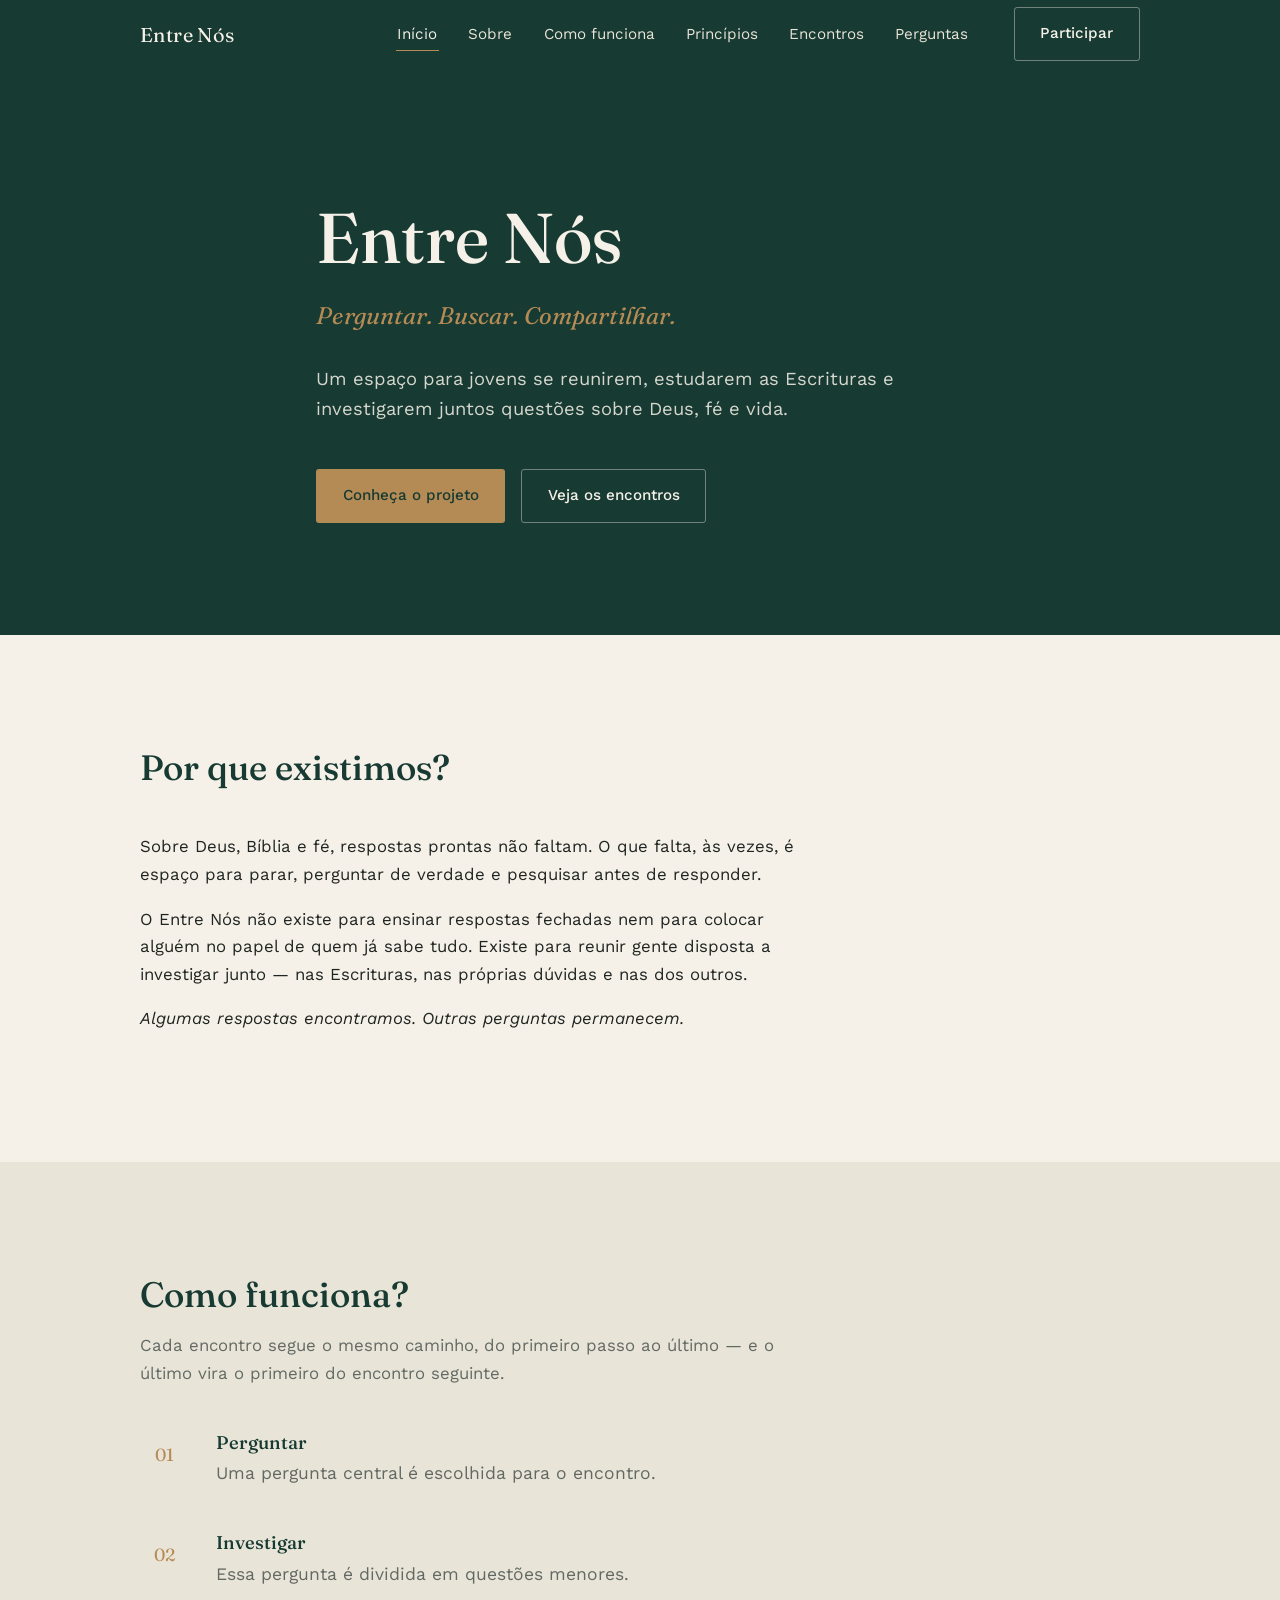
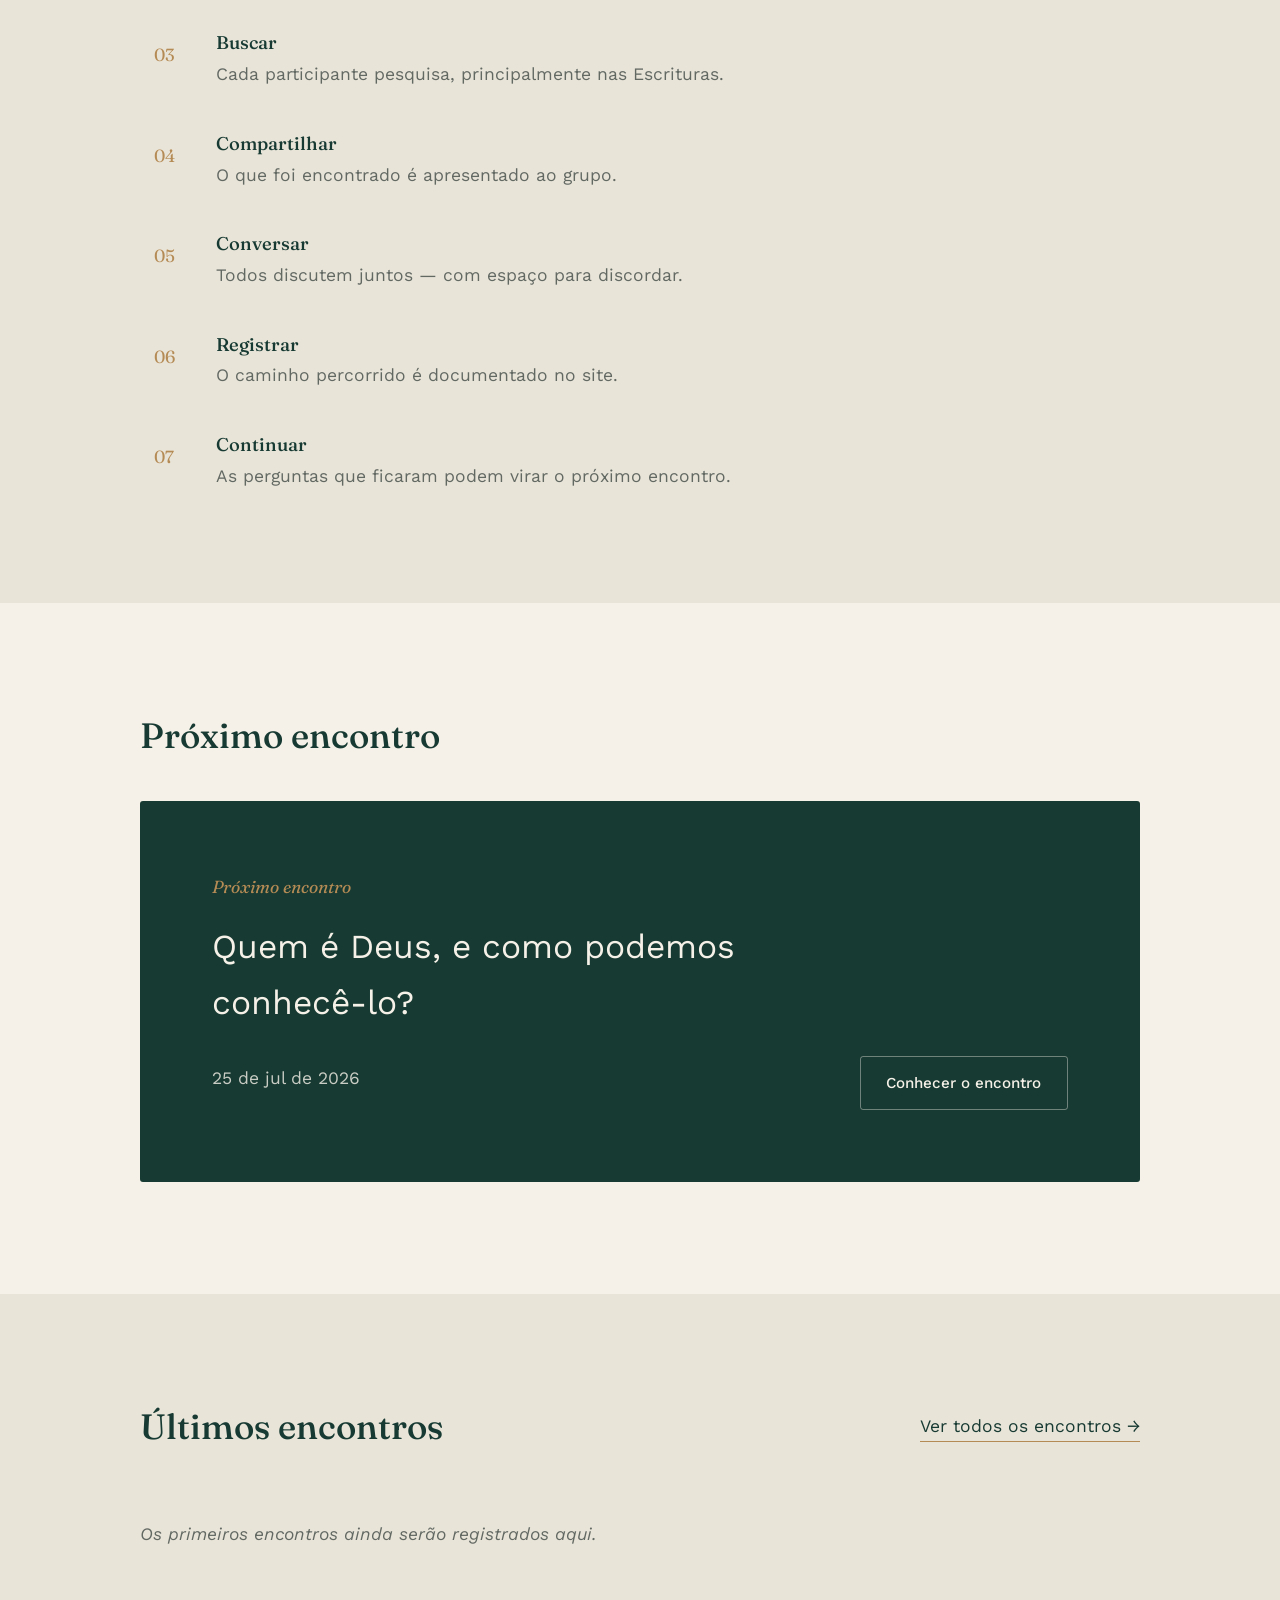
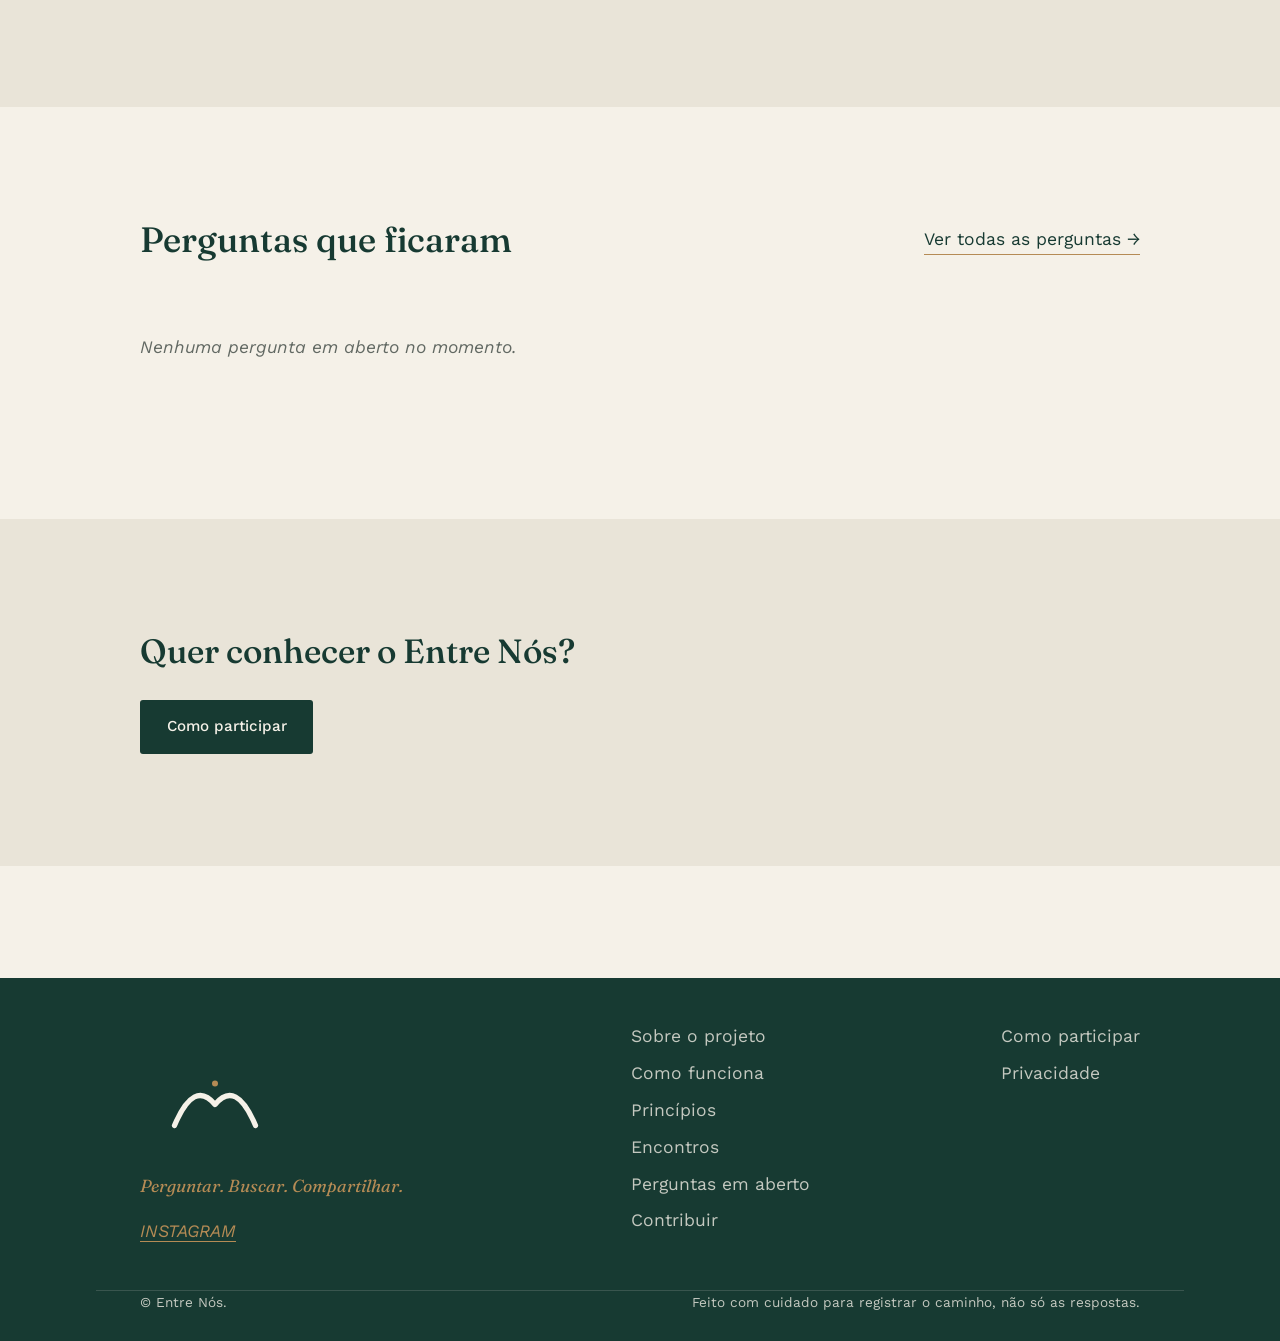
<file: index.html>
<!DOCTYPE html>
<html lang="pt-BR">
<head>
<meta charset="UTF-8">
<meta name="viewport" content="width=device-width, initial-scale=1.0">
<title>Entre Nós — Perguntar. Buscar. Compartilhar.</title>
<meta name="description" content="Um espaço para jovens se reunirem mensalmente, estudarem as Escrituras e investigarem juntos questões sobre Deus, fé e vida.">
<link rel="stylesheet" href="css/style.css">
<link rel="stylesheet" href="css/responsive.css">
<link rel="icon" type="image/x-icon" href="img/favicon-32.png">
</head>
<body data-pagina="inicio">
<a href="#conteudo" class="skip-link">Pular para o conteúdo</a>
<header class="cabecalho" data-parcial="partials/header.html"></header>

<main id="conteudo">

  <section class="hero">
    <div class="container">
      <h1 class="hero__marca">Entre Nós</h1>
      <p class="hero__subtitulo">Perguntar. Buscar. Compartilhar.</p>
      <p class="hero__texto">Um espaço para jovens se reunirem, estudarem as Escrituras e investigarem juntos questões sobre Deus, fé e vida.</p>
      <div class="hero__acoes">
        <a href="sobre.html" class="botao botao--acento">Conheça o projeto</a>
        <a href="encontros.html" class="botao botao--sobre-escuro">Veja os encontros</a>
      </div>
    </div>
  </section>

  <section class="secao">
    <div class="container">
      <div class="secao__cabecalho">
        <h2 class="secao__titulo">Por que existimos?</h2>
      </div>
      <div class="texto-corpo">
        <p>Sobre Deus, Bíblia e fé, respostas prontas não faltam. O que falta, às vezes, é espaço para parar, perguntar de verdade e pesquisar antes de responder.</p>
        <p>O Entre Nós não existe para ensinar respostas fechadas nem para colocar alguém no papel de quem já sabe tudo. Existe para reunir gente disposta a investigar junto — nas Escrituras, nas próprias dúvidas e nas dos outros.</p>
        <p class="marcador">Algumas respostas encontramos. Outras perguntas permanecem.</p>
      </div>
    </div>
  </section>

  <section class="secao secao--areia">
    <div class="container">
      <div class="secao__cabecalho">
        <h2 class="secao__titulo">Como funciona?</h2>
        <p class="secao__introducao">Cada encontro segue o mesmo caminho, do primeiro passo ao último — e o último vira o primeiro do encontro seguinte.</p>
      </div>
      <ol class="sequencia">
        <li class="sequencia__item">
          <span class="sequencia__numero">01</span>
          <div><h3 class="sequencia__titulo">Perguntar</h3><p class="sequencia__texto">Uma pergunta central é escolhida para o encontro.</p></div>
        </li>
        <li class="sequencia__item">
          <span class="sequencia__numero">02</span>
          <div><h3 class="sequencia__titulo">Investigar</h3><p class="sequencia__texto">Essa pergunta é dividida em questões menores.</p></div>
        </li>
        <li class="sequencia__item">
          <span class="sequencia__numero">03</span>
          <div><h3 class="sequencia__titulo">Buscar</h3><p class="sequencia__texto">Cada participante pesquisa, principalmente nas Escrituras.</p></div>
        </li>
        <li class="sequencia__item">
          <span class="sequencia__numero">04</span>
          <div><h3 class="sequencia__titulo">Compartilhar</h3><p class="sequencia__texto">O que foi encontrado é apresentado ao grupo.</p></div>
        </li>
        <li class="sequencia__item">
          <span class="sequencia__numero">05</span>
          <div><h3 class="sequencia__titulo">Conversar</h3><p class="sequencia__texto">Todos discutem juntos — com espaço para discordar.</p></div>
        </li>
        <li class="sequencia__item">
          <span class="sequencia__numero">06</span>
          <div><h3 class="sequencia__titulo">Registrar</h3><p class="sequencia__texto">O caminho percorrido é documentado no site.</p></div>
        </li>
        <li class="sequencia__item">
          <span class="sequencia__numero">07</span>
          <div><h3 class="sequencia__titulo">Continuar</h3><p class="sequencia__texto">As perguntas que ficaram podem virar o próximo encontro.</p></div>
        </li>
      </ol>
    </div>
  </section>

  <section class="secao">
    <div class="container">
      <div class="secao__cabecalho"><h2 class="secao__titulo">Próximo encontro</h2></div>
      <div data-area="proximo-encontro"><p class="carregando">Carregando o próximo encontro…</p></div>
    </div>
  </section>

  <section class="secao secao--areia">
    <div class="container">
      <div class="secao__cabecalho secao__cabecalho--linha">
        <h2 class="secao__titulo">Últimos encontros</h2>
        <a href="encontros.html" class="botao--texto">Ver todos os encontros →</a>
      </div>
      <div data-area="ultimos-encontros"><p class="carregando">Carregando os últimos encontros…</p></div>
    </div>
  </section>

  <section class="secao">
    <div class="container">
      <div class="secao__cabecalho secao__cabecalho--linha">
        <h2 class="secao__titulo">Perguntas que ficaram</h2>
        <a href="perguntas.html" class="botao--texto">Ver todas as perguntas →</a>
      </div>
      <div data-area="perguntas-abertas"><p class="carregando">Carregando as perguntas em aberto…</p></div>
    </div>
  </section>

  <section class="secao secao--areia">
    <div class="container cta-final">
      <h2 class="cta-final__titulo">Quer conhecer o Entre Nós?</h2>
      <a href="participar.html" class="botao botao--primario">Como participar</a>
    </div>
  </section>

</main>

<footer class="rodape" data-parcial="partials/footer.html"></footer>
<script src="js/data.js"></script>
<script src="js/main.js"></script>
<script src="js/encontros.js"></script>
</body>
</html>
</file>
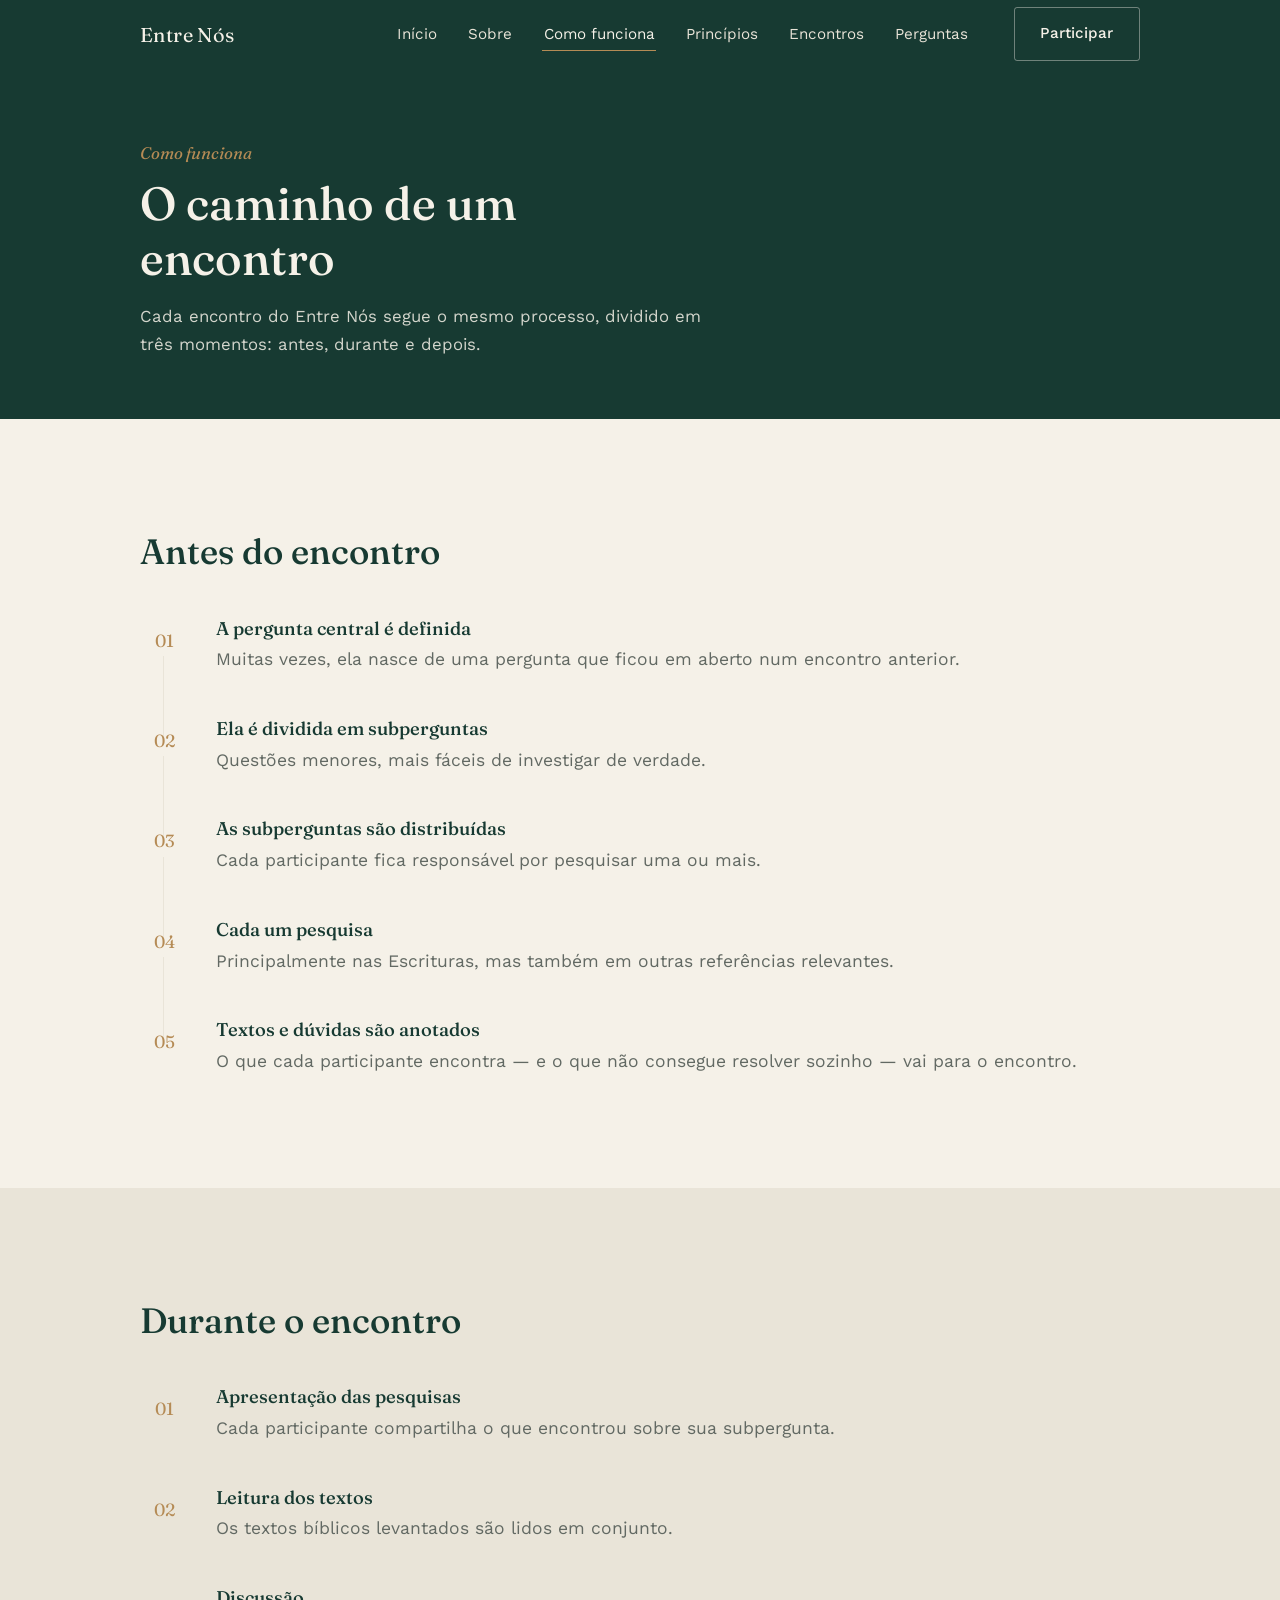
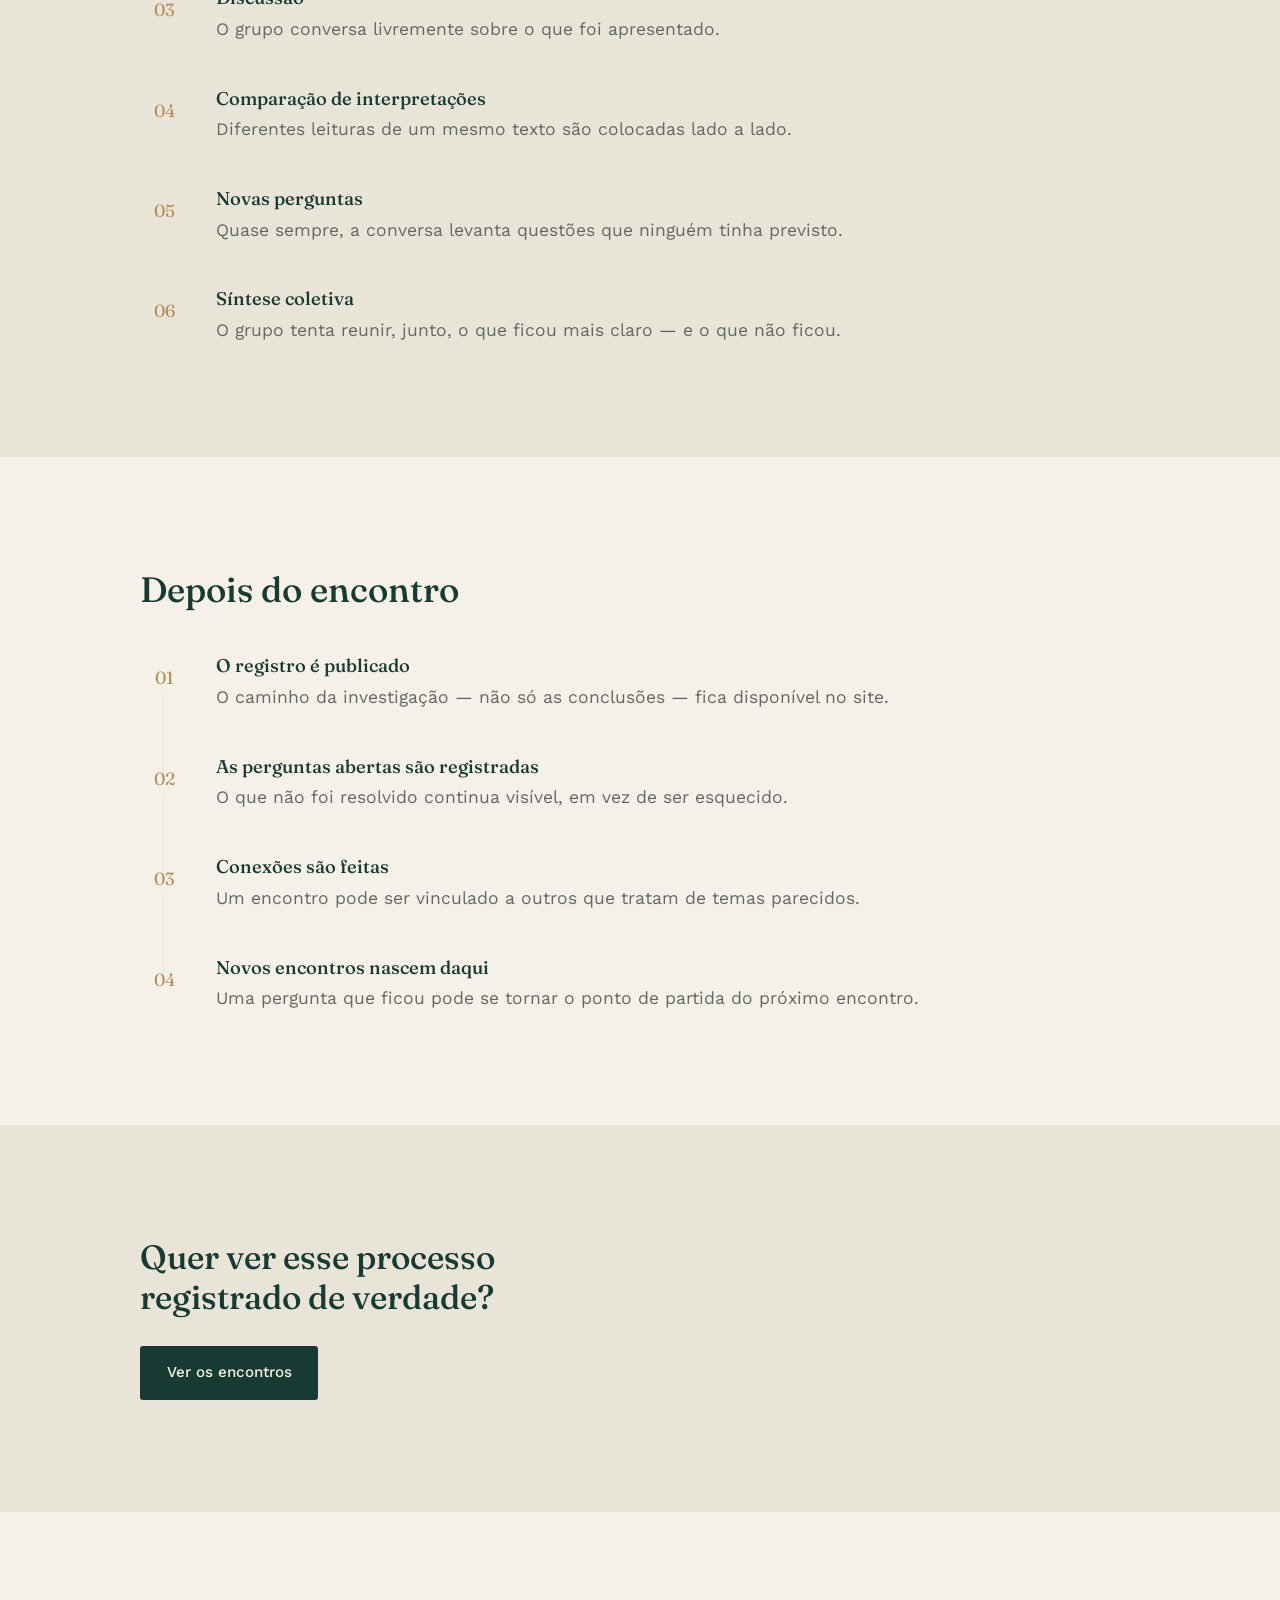
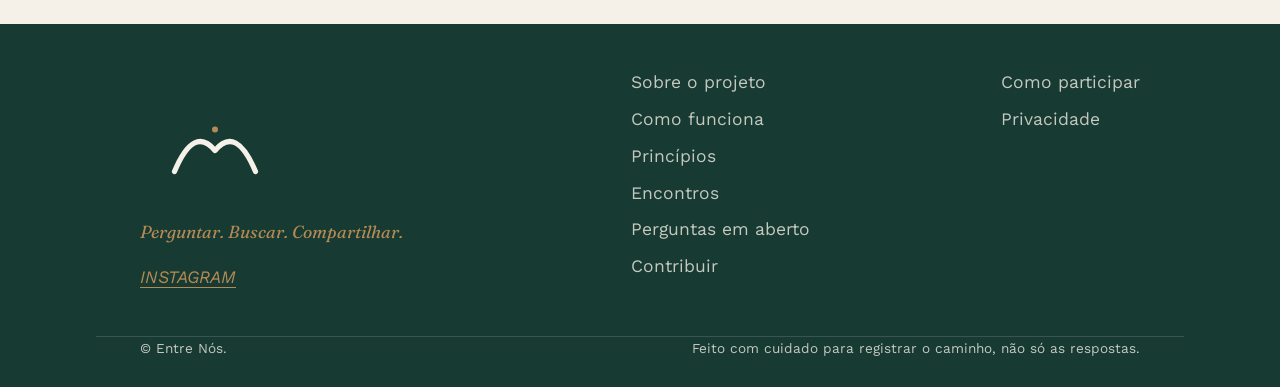
<file: como-funciona.html>
<!DOCTYPE html>
<html lang="pt-BR">
<head>
<meta charset="UTF-8">
<meta name="viewport" content="width=device-width, initial-scale=1.0">
<title>Como funciona — Entre Nós</title>
<meta name="description" content="O passo a passo de um encontro do Entre Nós: antes, durante e depois.">
<link rel="stylesheet" href="css/style.css">
<link rel="stylesheet" href="css/responsive.css">
</head>
<body data-pagina="como-funciona">
<a href="#conteudo" class="skip-link">Pular para o conteúdo</a>
<header class="cabecalho" data-parcial="partials/header.html"></header>

<main id="conteudo">
  <section class="hero-pagina">
    <div class="container">
      <p class="hero-pagina__eyebrow">Como funciona</p>
      <h1>O caminho de um encontro</h1>
      <p class="hero-pagina__texto">Cada encontro do Entre Nós segue o mesmo processo, dividido em três momentos: antes, durante e depois.</p>
    </div>
  </section>

  <section class="secao">
    <div class="container">
      <div class="secao__cabecalho"><h2 class="secao__titulo">Antes do encontro</h2></div>
      <ol class="sequencia">
        <li class="sequencia__item">
          <span class="sequencia__numero">01</span>
          <div><h3 class="sequencia__titulo">A pergunta central é definida</h3><p class="sequencia__texto">Muitas vezes, ela nasce de uma pergunta que ficou em aberto num encontro anterior.</p></div>
        </li>
        <li class="sequencia__item">
          <span class="sequencia__numero">02</span>
          <div><h3 class="sequencia__titulo">Ela é dividida em subperguntas</h3><p class="sequencia__texto">Questões menores, mais fáceis de investigar de verdade.</p></div>
        </li>
        <li class="sequencia__item">
          <span class="sequencia__numero">03</span>
          <div><h3 class="sequencia__titulo">As subperguntas são distribuídas</h3><p class="sequencia__texto">Cada participante fica responsável por pesquisar uma ou mais.</p></div>
        </li>
        <li class="sequencia__item">
          <span class="sequencia__numero">04</span>
          <div><h3 class="sequencia__titulo">Cada um pesquisa</h3><p class="sequencia__texto">Principalmente nas Escrituras, mas também em outras referências relevantes.</p></div>
        </li>
        <li class="sequencia__item">
          <span class="sequencia__numero">05</span>
          <div><h3 class="sequencia__titulo">Textos e dúvidas são anotados</h3><p class="sequencia__texto">O que cada participante encontra — e o que não consegue resolver sozinho — vai para o encontro.</p></div>
        </li>
      </ol>
    </div>
  </section>

  <section class="secao secao--areia">
    <div class="container">
      <div class="secao__cabecalho"><h2 class="secao__titulo">Durante o encontro</h2></div>
      <ol class="sequencia">
        <li class="sequencia__item">
          <span class="sequencia__numero">01</span>
          <div><h3 class="sequencia__titulo">Apresentação das pesquisas</h3><p class="sequencia__texto">Cada participante compartilha o que encontrou sobre sua subpergunta.</p></div>
        </li>
        <li class="sequencia__item">
          <span class="sequencia__numero">02</span>
          <div><h3 class="sequencia__titulo">Leitura dos textos</h3><p class="sequencia__texto">Os textos bíblicos levantados são lidos em conjunto.</p></div>
        </li>
        <li class="sequencia__item">
          <span class="sequencia__numero">03</span>
          <div><h3 class="sequencia__titulo">Discussão</h3><p class="sequencia__texto">O grupo conversa livremente sobre o que foi apresentado.</p></div>
        </li>
        <li class="sequencia__item">
          <span class="sequencia__numero">04</span>
          <div><h3 class="sequencia__titulo">Comparação de interpretações</h3><p class="sequencia__texto">Diferentes leituras de um mesmo texto são colocadas lado a lado.</p></div>
        </li>
        <li class="sequencia__item">
          <span class="sequencia__numero">05</span>
          <div><h3 class="sequencia__titulo">Novas perguntas</h3><p class="sequencia__texto">Quase sempre, a conversa levanta questões que ninguém tinha previsto.</p></div>
        </li>
        <li class="sequencia__item">
          <span class="sequencia__numero">06</span>
          <div><h3 class="sequencia__titulo">Síntese coletiva</h3><p class="sequencia__texto">O grupo tenta reunir, junto, o que ficou mais claro — e o que não ficou.</p></div>
        </li>
      </ol>
    </div>
  </section>

  <section class="secao">
    <div class="container">
      <div class="secao__cabecalho"><h2 class="secao__titulo">Depois do encontro</h2></div>
      <ol class="sequencia">
        <li class="sequencia__item">
          <span class="sequencia__numero">01</span>
          <div><h3 class="sequencia__titulo">O registro é publicado</h3><p class="sequencia__texto">O caminho da investigação — não só as conclusões — fica disponível no site.</p></div>
        </li>
        <li class="sequencia__item">
          <span class="sequencia__numero">02</span>
          <div><h3 class="sequencia__titulo">As perguntas abertas são registradas</h3><p class="sequencia__texto">O que não foi resolvido continua visível, em vez de ser esquecido.</p></div>
        </li>
        <li class="sequencia__item">
          <span class="sequencia__numero">03</span>
          <div><h3 class="sequencia__titulo">Conexões são feitas</h3><p class="sequencia__texto">Um encontro pode ser vinculado a outros que tratam de temas parecidos.</p></div>
        </li>
        <li class="sequencia__item">
          <span class="sequencia__numero">04</span>
          <div><h3 class="sequencia__titulo">Novos encontros nascem daqui</h3><p class="sequencia__texto">Uma pergunta que ficou pode se tornar o ponto de partida do próximo encontro.</p></div>
        </li>
      </ol>
    </div>
  </section>

  <section class="secao secao--areia">
    <div class="container cta-final">
      <h2 class="cta-final__titulo">Quer ver esse processo registrado de verdade?</h2>
      <a href="encontros.html" class="botao botao--primario">Ver os encontros</a>
    </div>
  </section>
</main>

<footer class="rodape" data-parcial="partials/footer.html"></footer>
<script src="js/main.js"></script>
</body>
</html>
</file>
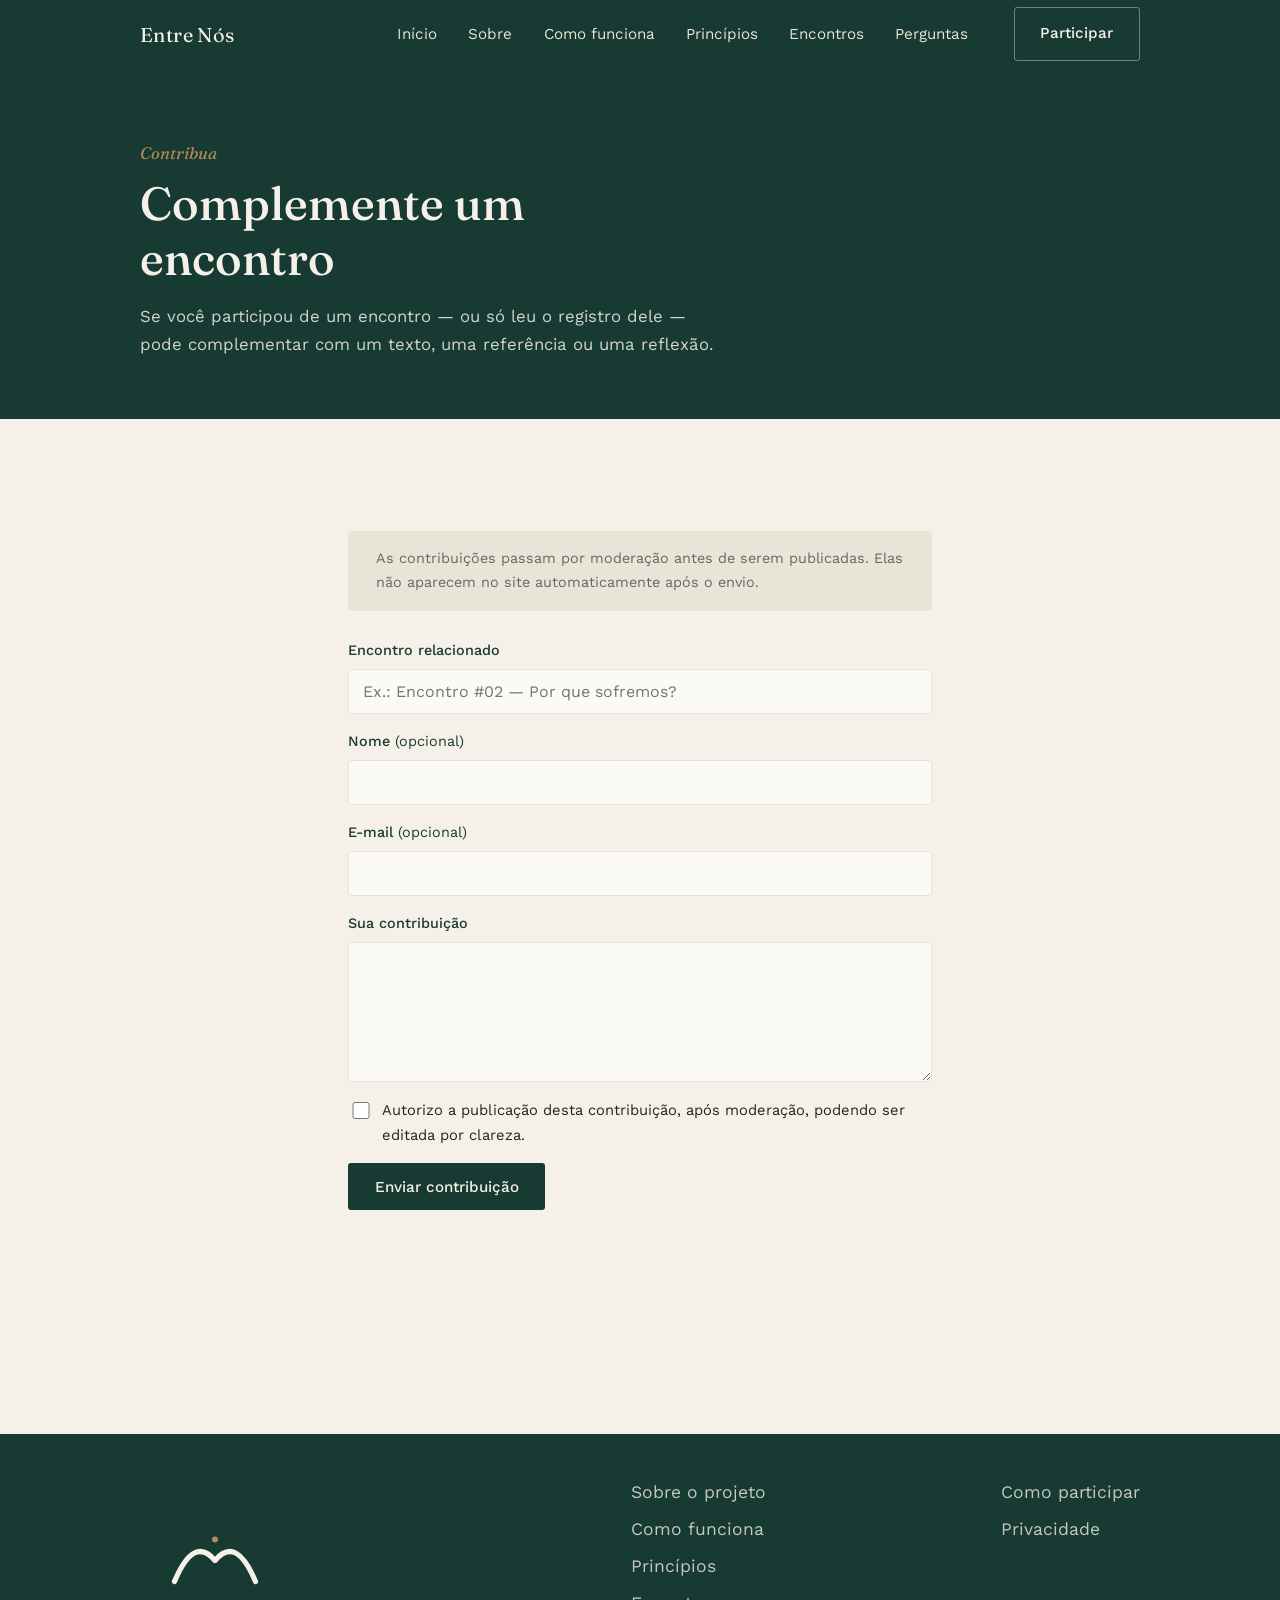
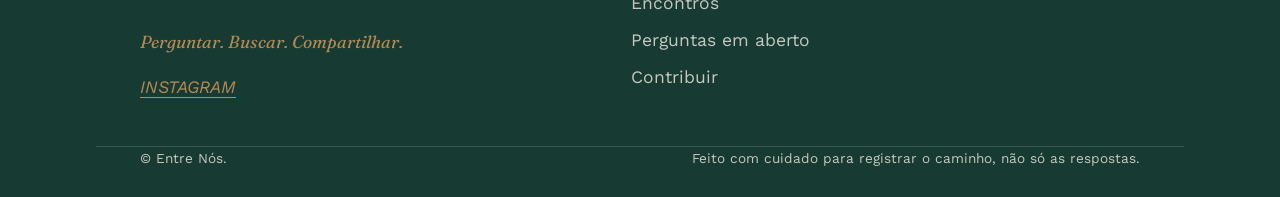
<file: contribua.html>
<!DOCTYPE html>
<html lang="pt-BR">
<head>
<meta charset="UTF-8">
<meta name="viewport" content="width=device-width, initial-scale=1.0">
<title>Contribua — Entre Nós</title>
<meta name="description" content="Envie perguntas ou contribuições para o Entre Nós.">
<link rel="stylesheet" href="css/style.css">
<link rel="stylesheet" href="css/responsive.css">
</head>
<body data-pagina="contribua">
<a href="#conteudo" class="skip-link">Pular para o conteúdo</a>
<header class="cabecalho" data-parcial="partials/header.html"></header>

<main id="conteudo">
  <section class="hero-pagina">
    <div class="container">
      <p class="hero-pagina__eyebrow">Contribua</p>
      <h1>Complemente um encontro</h1>
      <p class="hero-pagina__texto">Se você participou de um encontro — ou só leu o registro dele — pode complementar com um texto, uma referência ou uma reflexão.</p>
    </div>
  </section>

  <section class="secao">
    <div class="container container--leitura">
      <p class="aviso-moderacao">As contribuições passam por moderação antes de serem publicadas. Elas não aparecem no site automaticamente após o envio.</p>

      <form class="formulario" data-form-sem-backend novalidate>
        <div class="campo">
          <label for="contrib-encontro">Encontro relacionado</label>
          <input type="text" id="contrib-encontro" name="encontro" placeholder="Ex.: Encontro #02 — Por que sofremos?">
        </div>
        <div class="campo">
          <label for="contrib-nome">Nome <span style="font-weight:400">(opcional)</span></label>
          <input type="text" id="contrib-nome" name="nome" autocomplete="name">
        </div>
        <div class="campo">
          <label for="contrib-email">E-mail <span style="font-weight:400">(opcional)</span></label>
          <input type="email" id="contrib-email" name="email" autocomplete="email">
        </div>
        <div class="campo">
          <label for="contrib-texto">Sua contribuição</label>
          <textarea id="contrib-texto" name="comentario" rows="6" required></textarea>
        </div>
        <div class="campo campo--check">
          <input type="checkbox" id="contrib-consentimento" name="consentimento" required>
          <label for="contrib-consentimento">Autorizo a publicação desta contribuição, após moderação, podendo ser editada por clareza.</label>
        </div>
        <div>
          <button type="submit" class="botao botao--primario">Enviar contribuição</button>
        </div>
      </form>
      <p class="mensagem-envio" role="status">Obrigado — sua contribuição foi registrada por aqui. <em>(Este formulário ainda não está conectado a um backend; veja o README.md do projeto para integrá-lo a um envio real.)</em></p>
    </div>
  </section>
</main>

<footer class="rodape" data-parcial="partials/footer.html"></footer>
<script src="js/main.js"></script>
</body>
</html>
</file>
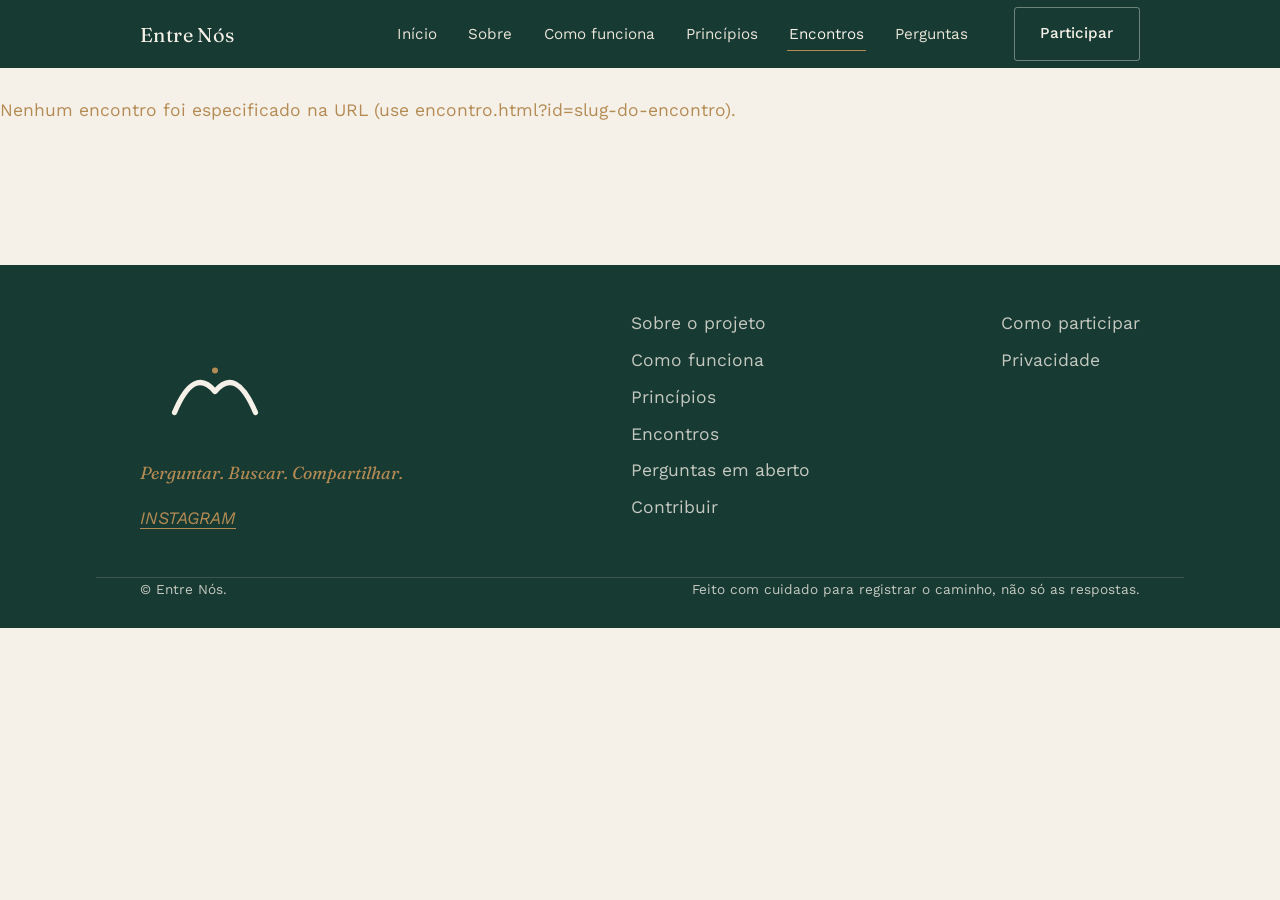
<file: encontro.html>
<!DOCTYPE html>
<html lang="pt-BR">
<head>
<meta charset="UTF-8">
<meta name="viewport" content="width=device-width, initial-scale=1.0">
<title>Encontro — Entre Nós</title>
<meta name="description" content="Registro de um encontro do Entre Nós.">
<link rel="stylesheet" href="css/style.css">
<link rel="stylesheet" href="css/responsive.css">
</head>
<body data-pagina="encontros">
<a href="#conteudo" class="skip-link">Pular para o conteúdo</a>
<header class="cabecalho" data-parcial="partials/header.html"></header>

<main id="conteudo">
  <div data-area="encontro">
    <div class="container secao"><p class="carregando">Carregando o encontro…</p></div>
  </div>
</main>

<footer class="rodape" data-parcial="partials/footer.html"></footer>
<script src="js/data.js"></script>
<script src="js/main.js"></script>
<script src="js/encontros.js"></script>
</body>
</html>
</file>
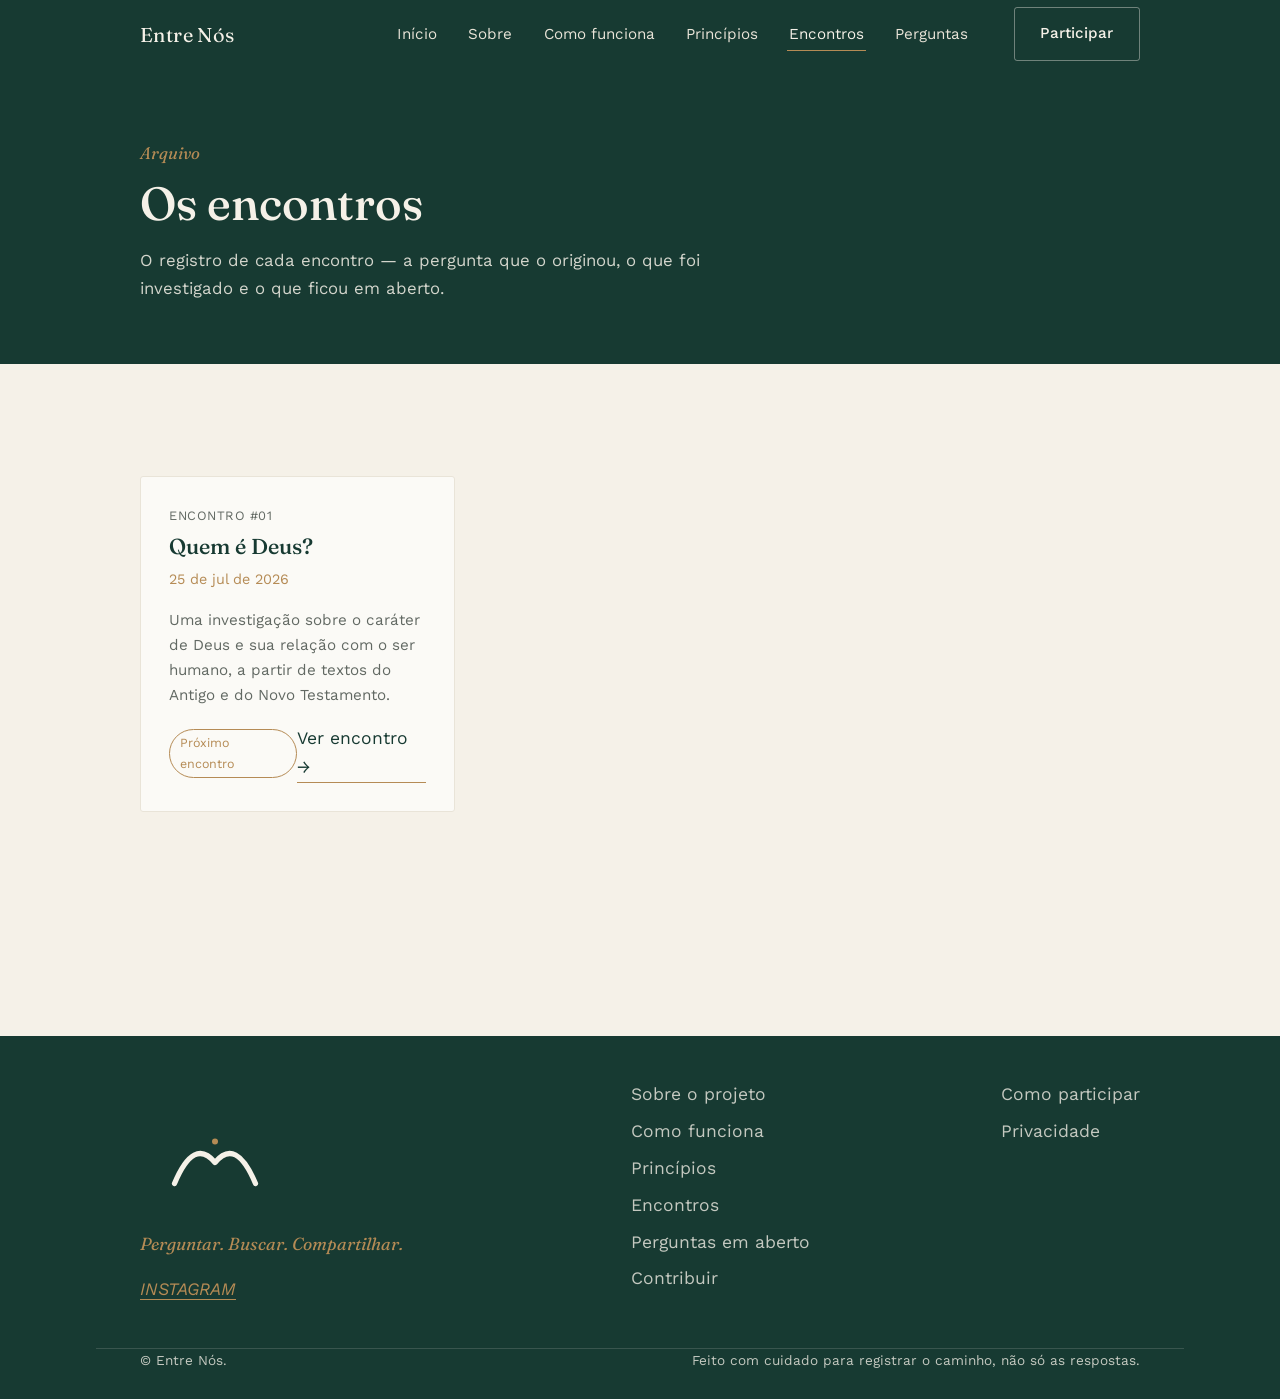
<file: encontros.html>
<!DOCTYPE html>
<html lang="pt-BR">
<head>
<meta charset="UTF-8">
<meta name="viewport" content="width=device-width, initial-scale=1.0">
<title>Encontros — Entre Nós</title>
<meta name="description" content="Todos os encontros do Entre Nós, com suas perguntas centrais e registros.">
<link rel="stylesheet" href="css/style.css">
<link rel="stylesheet" href="css/responsive.css">
</head>
<body data-pagina="encontros">
<a href="#conteudo" class="skip-link">Pular para o conteúdo</a>
<header class="cabecalho" data-parcial="partials/header.html"></header>

<main id="conteudo">
  <section class="hero-pagina">
    <div class="container">
      <p class="hero-pagina__eyebrow">Arquivo</p>
      <h1>Os encontros</h1>
      <p class="hero-pagina__texto">O registro de cada encontro — a pergunta que o originou, o que foi investigado e o que ficou em aberto.</p>
    </div>
  </section>

  <section class="secao">
    <div class="container">
       <div data-area="listagem-encontros"><p class="carregando">Carregando os encontros…</p></div>
    </div>
  </section>
</main>

<footer class="rodape" data-parcial="partials/footer.html"></footer>
<script src="js/data.js"></script>
<script src="js/main.js"></script>
<script src="js/encontros.js"></script>
</body>
</html>
</file>
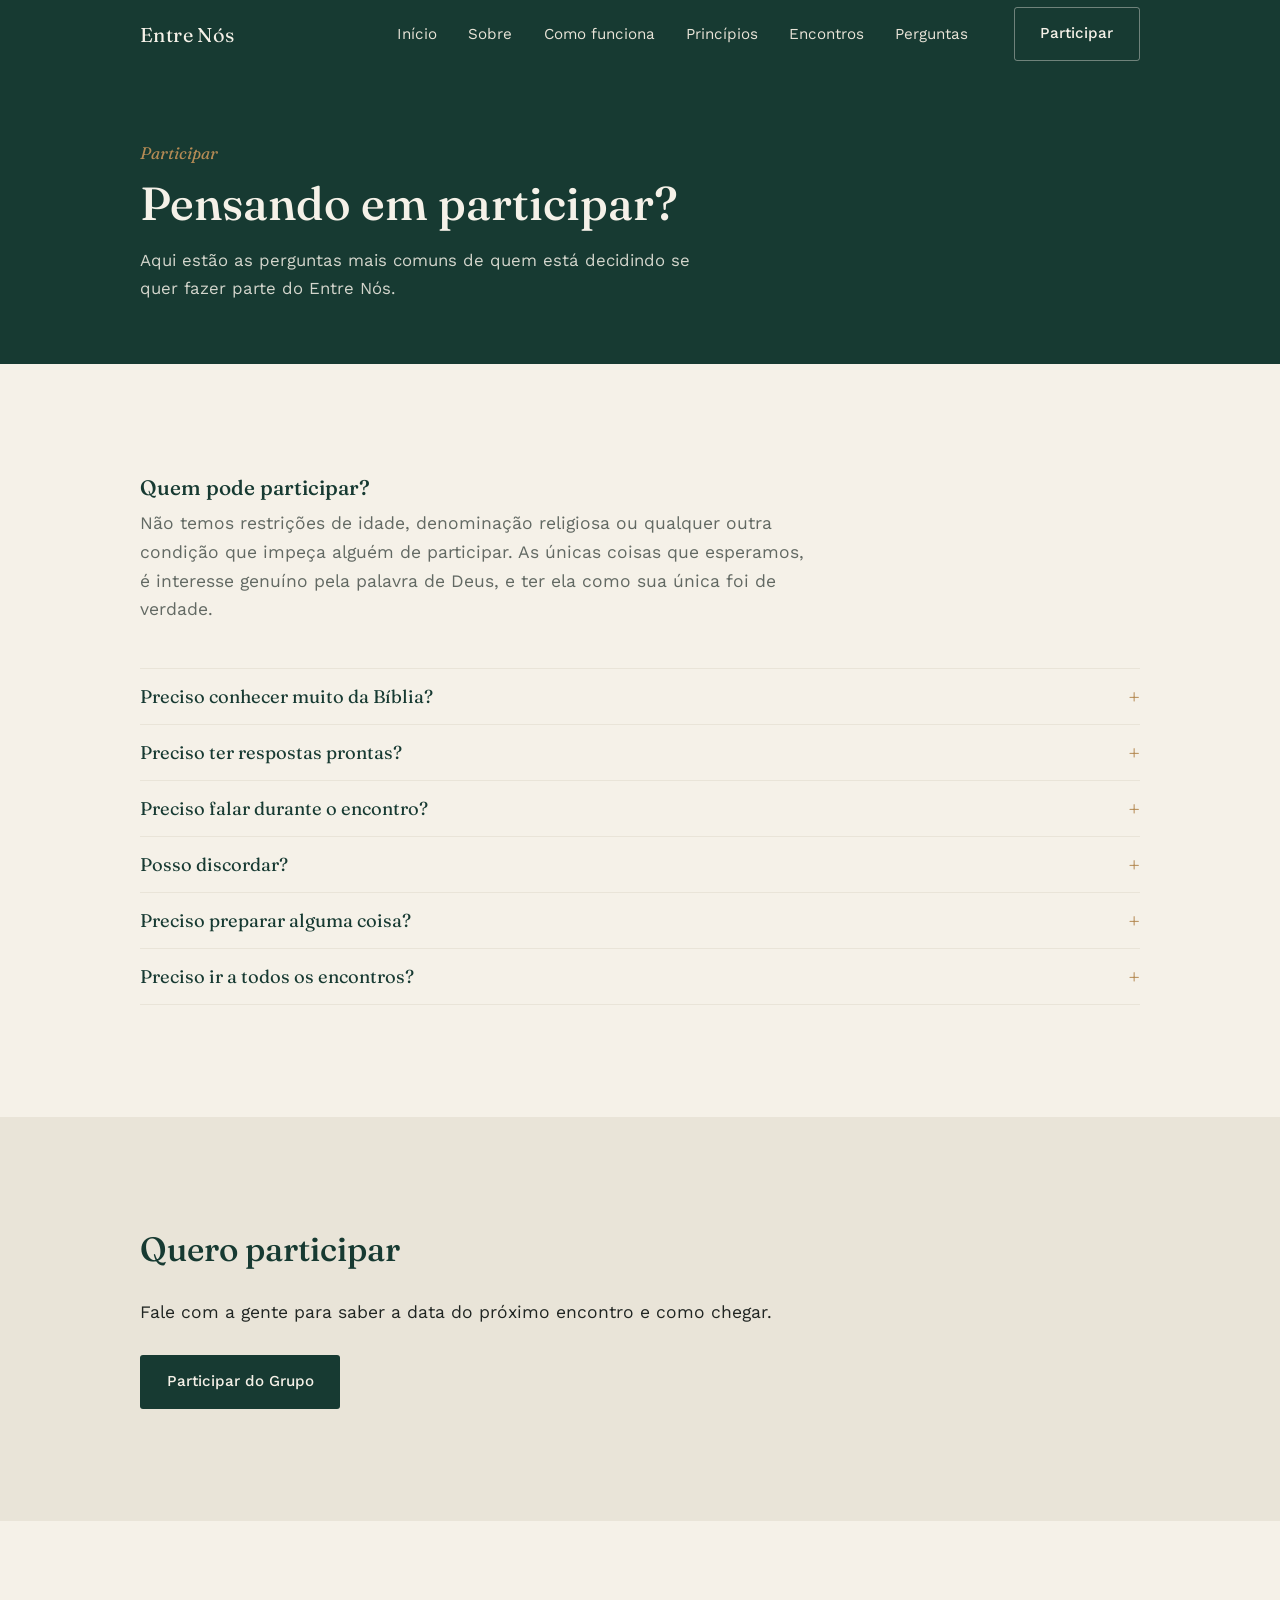
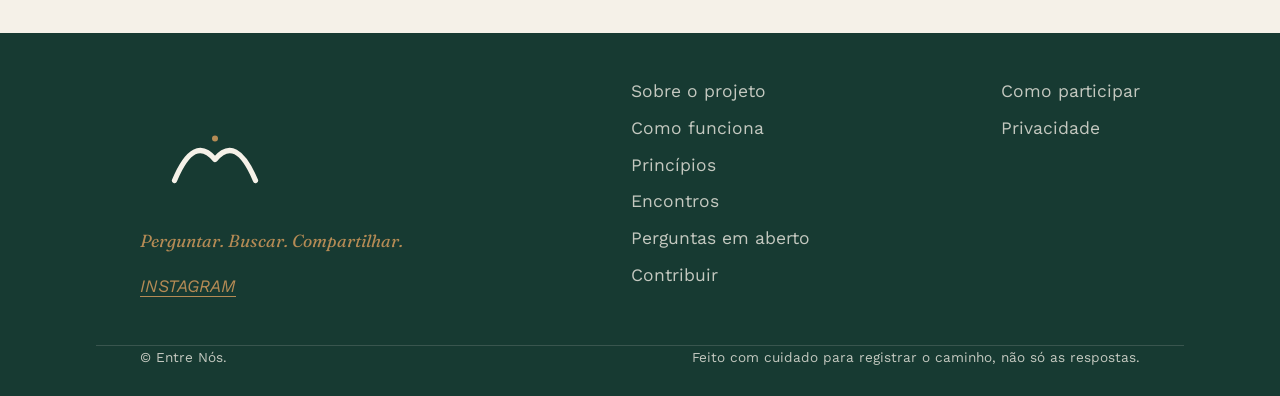
<file: participar.html>
<!DOCTYPE html>
<html lang="pt-BR">
<head>
<meta charset="UTF-8">
<meta name="viewport" content="width=device-width, initial-scale=1.0">
<title>Participar — Entre Nós</title>
<meta name="description" content="Quem pode participar do Entre Nós e como dar o primeiro passo.">
<link rel="stylesheet" href="css/style.css">
<link rel="stylesheet" href="css/responsive.css">
</head>
<body data-pagina="participar">
<a href="#conteudo" class="skip-link">Pular para o conteúdo</a>
<header class="cabecalho" data-parcial="partials/header.html"></header>

<main id="conteudo">
  <section class="hero-pagina">
    <div class="container">
      <p class="hero-pagina__eyebrow">Participar</p>
      <h1>Pensando em participar?</h1>
      <p class="hero-pagina__texto">Aqui estão as perguntas mais comuns de quem está decidindo se quer fazer parte do Entre Nós.</p>
    </div>
  </section>

  <section class="secao">
    <div class="container">
      <div class="container--leitura" style="padding:0; margin-bottom: var(--espaco-4);">
        <h2 style="font-size:1.3rem; margin-bottom:0.4em;">Quem pode participar?</h2>
        <p style="color:var(--cinza-esverdeado)">Não temos restrições de idade, denominação religiosa ou qualquer outra condição que impeça alguém de participar. As únicas coisas que esperamos, é interesse genuíno pela palavra de Deus, e ter ela como sua única foi de verdade.</p>
      </div>

      <div class="acordeao">
        <div class="acordeao__item" data-aberto="false">
          <h3><button type="button" class="acordeao__pergunta" aria-expanded="false">Preciso conhecer muito da Bíblia?<span class="acordeao__sinal">+</span></button></h3>
          <div class="acordeao__resposta"><p>Não. Muita gente chega sem nunca ter estudado a Bíblia de forma sistemática, e isso não é um problema — é só o ponto de partida.</p></div>
        </div>
        <div class="acordeao__item" data-aberto="false">
          <h3><button type="button" class="acordeao__pergunta" aria-expanded="false">Preciso ter respostas prontas?<span class="acordeao__sinal">+</span></button></h3>
          <div class="acordeao__resposta"><p>Não. O Entre Nós existe justamente para investigar junto — se você já tivesse todas as respostas, não precisaria do grupo.</p></div>
        </div>
        <div class="acordeao__item" data-aberto="false">
          <h3><button type="button" class="acordeao__pergunta" aria-expanded="false">Preciso falar durante o encontro?<span class="acordeao__sinal">+</span></button></h3>
          <div class="acordeao__resposta"><p>Não. Esperamos disposição para participar de alguma forma, mas respeitamos quem prefere ouvir mais do que falar.</p></div>
        </div>
        <div class="acordeao__item" data-aberto="false">
          <h3><button type="button" class="acordeao__pergunta" aria-expanded="false">Posso discordar?<span class="acordeao__sinal">+</span></button></h3>
          <div class="acordeao__resposta"><p>Sim, desde que de maneira respeitosa. Discordâncias fazem parte da conversa, não são um problema a evitar.</p></div>
        </div>
        <div class="acordeao__item" data-aberto="false">
          <h3><button type="button" class="acordeao__pergunta" aria-expanded="false">Preciso preparar alguma coisa?<span class="acordeao__sinal">+</span></button></h3>
          <div class="acordeao__resposta"><p>Sim, o intuito é justamente investigar o subtema que você ficou responsável, e trazer contribuições para a discussão.</p></div>
        </div>
        <div class="acordeao__item" data-aberto="false">
          <h3><button type="button" class="acordeao__pergunta" aria-expanded="false">Preciso ir a todos os encontros?<span class="acordeao__sinal">+</span></button></h3>
          <div class="acordeao__resposta"><p>Não. Entendemos que imprevistos acontecem, e que nem sempre será possível comparecer. Mas é importante avisar quando não puder ir, para que possamos nos organizar.</p></div>
      </div>
    </div>
  </section>

  <section class="secao secao--areia">
    <div class="container cta-final">
      <h2 class="cta-final__titulo">Quero participar</h2>
      <p class="texto-corpo" style="color:var(--grafite); margin-bottom:var(--espaco-3)">Fale com a gente para saber a data do próximo encontro e como chegar.</p>
      <a href="https://chat.whatsapp.com/GTBZRgCz1ys9cGATe4bODu?s=cl&p=i&mlu=4&ilr=4&utm_source=ig&utm_medium=social&utm_content=link_in_bio&fbclid=PAZXh0bgNhZW0CMTEAcGRvZgJzcnRjBmFwcF9pZA85MzY2MTk3NDMzOTI0NTkAAae3_W5OKnesEbxTA4X_MXVZOho8bNUbJm1unspiRgBC5ZPZolSgvSljR2W91g_aem_xQyBkmMCXWoiiyhUu-X-yA" class="botao botao--primario" target="_blank" rel="noopener">Participar do Grupo</a>
    </div>
  </section>
</main>

<footer class="rodape" data-parcial="partials/footer.html"></footer>
<script src="js/main.js"></script>
</body>
</html>
</file>
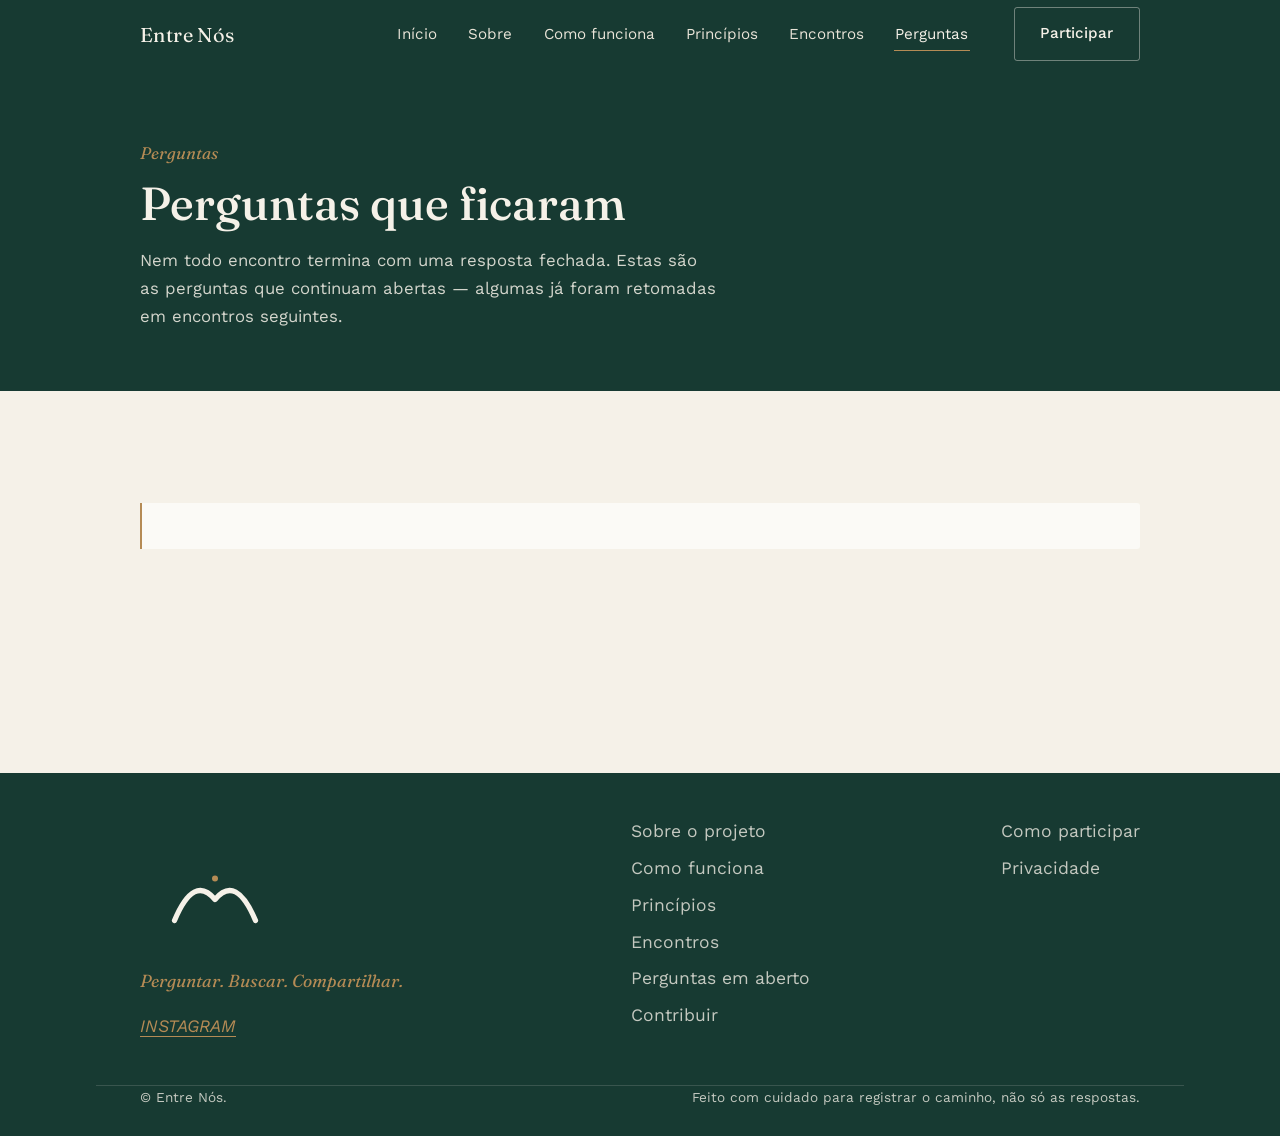
<file: perguntas.html>
<!DOCTYPE html>
<html lang="pt-BR">
<head>
<meta charset="UTF-8">
<meta name="viewport" content="width=device-width, initial-scale=1.0">
<title>Perguntas que ficaram — Entre Nós</title>
<meta name="description" content="Perguntas que surgiram nos encontros do Entre Nós e ainda não foram totalmente respondidas.">
<link rel="stylesheet" href="css/style.css">
<link rel="stylesheet" href="css/responsive.css">
</head>
<body data-pagina="perguntas">
<a href="#conteudo" class="skip-link">Pular para o conteúdo</a>
<header class="cabecalho" data-parcial="partials/header.html"></header>

<main id="conteudo">
  <section class="hero-pagina">
    <div class="container">
      <p class="hero-pagina__eyebrow">Perguntas</p>
      <h1>Perguntas que ficaram</h1>
      <p class="hero-pagina__texto">Nem todo encontro termina com uma resposta fechada. Estas são as perguntas que continuam abertas — algumas já foram retomadas em encontros seguintes.</p>
    </div>
  </section>

  <section class="secao">
    <div class="container">
      <div data-area="lista-perguntas-completa"><p class="carregando">Carregando as perguntas…</p></div>
    </div>
  </section>

  <!-- <section class="secao secao--areia">
    <div class="container">
      <div class="secao__cabecalho">
        <h2 class="secao__titulo">Tem uma pergunta?</h2>
        <p class="secao__introducao">Pessoas de fora do grupo também podem enviar perguntas. Elas podem virar tema de um encontro futuro.</p>
      </div>

      <div class="container--leitura" style="padding:0">
        <form class="formulario" data-form-sem-backend novalidate>
          <div class="campo">
            <label for="pergunta-nome">Nome <span style="font-weight:400">(opcional)</span></label>
            <input type="text" id="pergunta-nome" name="nome" autocomplete="name">
          </div>
          <div class="campo">
            <label for="pergunta-email">E-mail <span style="font-weight:400">(opcional)</span></label>
            <input type="email" id="pergunta-email" name="email" autocomplete="email">
            <p class="campo__ajuda">Só usamos isso se quisermos avisar você quando a pergunta virar tema de um encontro.</p>
          </div>
          <div class="campo">
            <label for="pergunta-texto">Sua pergunta</label>
            <textarea id="pergunta-texto" name="pergunta" rows="4" required></textarea>
          </div>
          <div class="campo campo--check">
            <input type="checkbox" id="pergunta-consentimento" name="consentimento" required>
            <label for="pergunta-consentimento">Autorizo que esta pergunta seja publicada no site, sem meu nome, se ela virar tema de um encontro.</label>
          </div>
          <div>
            <button type="submit" class="botao botao--primario">Enviar pergunta</button>
          </div>
        </form>
        <p class="mensagem-envio" role="status">Obrigado — sua pergunta foi registrada por aqui. <em>(Este formulário ainda não está conectado a um backend; veja o README.md do projeto para integrá-lo a um envio real.)</em></p>
      </div>
    </div>
  </section> -->
</main>

<footer class="rodape" data-parcial="partials/footer.html"></footer>
<script src="js/data.js"></script>
<script src="js/main.js"></script>
<script src="js/encontros.js"></script>
</body>
</html>
</file>
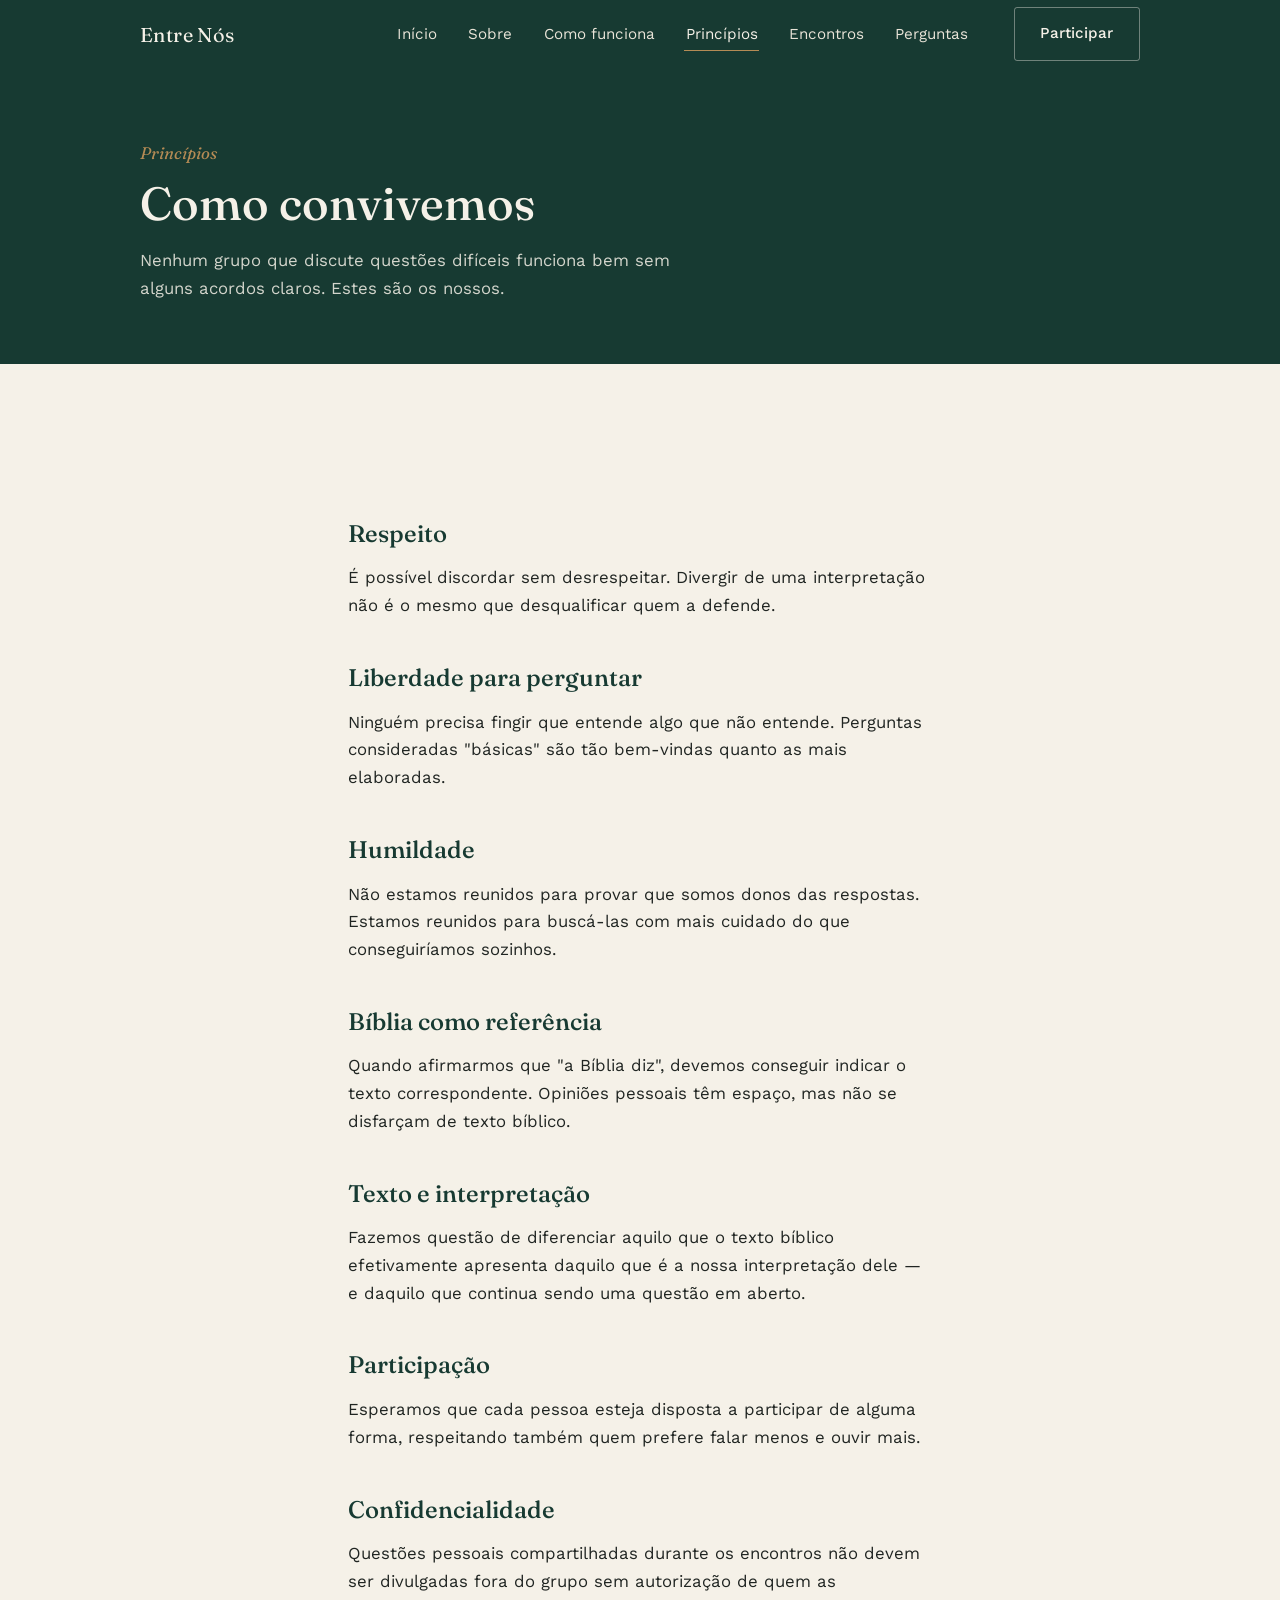
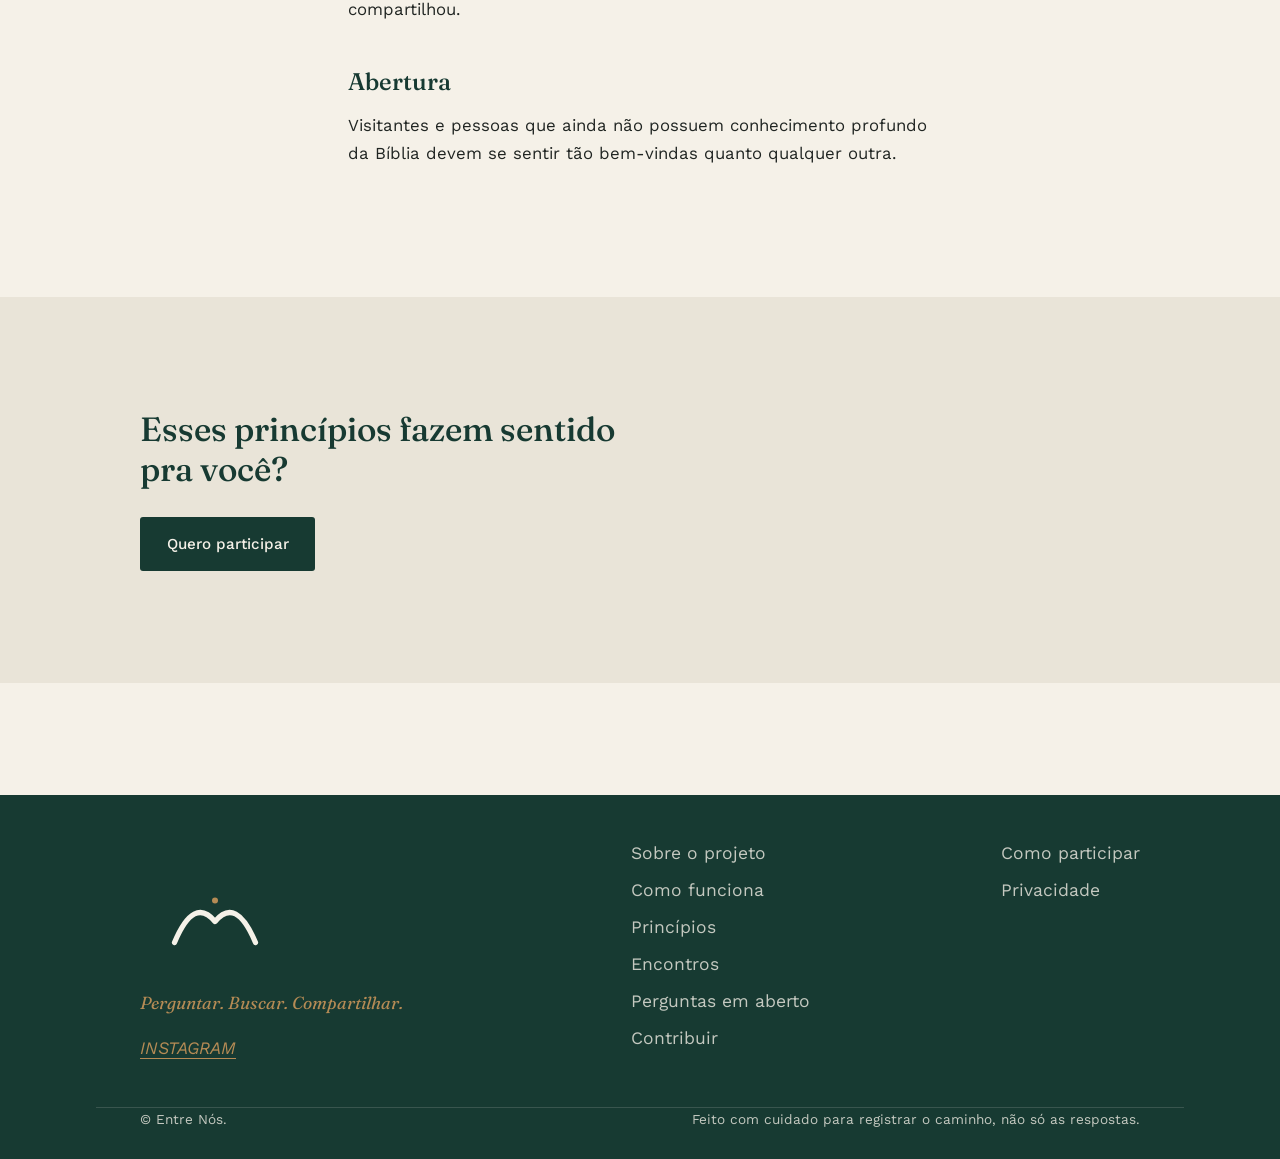
<file: principios.html>
<!DOCTYPE html>
<html lang="pt-BR">
<head>
<meta charset="UTF-8">
<meta name="viewport" content="width=device-width, initial-scale=1.0">
<title>Princípios — Entre Nós</title>
<meta name="description" content="Os princípios que orientam como o grupo Entre Nós convive e discute juntos.">
<link rel="stylesheet" href="css/style.css">
<link rel="stylesheet" href="css/responsive.css">
</head>
<body data-pagina="principios">
<a href="#conteudo" class="skip-link">Pular para o conteúdo</a>
<header class="cabecalho" data-parcial="partials/header.html"></header>

<main id="conteudo">
  <section class="hero-pagina">
    <div class="container">
      <p class="hero-pagina__eyebrow">Princípios</p>
      <h1>Como convivemos</h1>
      <p class="hero-pagina__texto">Nenhum grupo que discute questões difíceis funciona bem sem alguns acordos claros. Estes são os nossos.</p>
    </div>
  </section>

  <section class="secao">
    <div class="container texto-corpo">
      <h2>Respeito</h2>
      <p>É possível discordar sem desrespeitar. Divergir de uma interpretação não é o mesmo que desqualificar quem a defende.</p>

      <h2>Liberdade para perguntar</h2>
      <p>Ninguém precisa fingir que entende algo que não entende. Perguntas consideradas "básicas" são tão bem-vindas quanto as mais elaboradas.</p>

      <h2>Humildade</h2>
      <p>Não estamos reunidos para provar que somos donos das respostas. Estamos reunidos para buscá-las com mais cuidado do que conseguiríamos sozinhos.</p>

      <h2>Bíblia como referência</h2>
      <p>Quando afirmarmos que "a Bíblia diz", devemos conseguir indicar o texto correspondente. Opiniões pessoais têm espaço, mas não se disfarçam de texto bíblico.</p>

      <h2>Texto e interpretação</h2>
      <p>Fazemos questão de diferenciar aquilo que o texto bíblico efetivamente apresenta daquilo que é a nossa interpretação dele — e daquilo que continua sendo uma questão em aberto.</p>

      <h2>Participação</h2>
      <p>Esperamos que cada pessoa esteja disposta a participar de alguma forma, respeitando também quem prefere falar menos e ouvir mais.</p>

      <h2>Confidencialidade</h2>
      <p>Questões pessoais compartilhadas durante os encontros não devem ser divulgadas fora do grupo sem autorização de quem as compartilhou.</p>

      <h2>Abertura</h2>
      <p>Visitantes e pessoas que ainda não possuem conhecimento profundo da Bíblia devem se sentir tão bem-vindas quanto qualquer outra.</p>
    </div>
  </section>

  <section class="secao secao--areia">
    <div class="container cta-final">
      <h2 class="cta-final__titulo">Esses princípios fazem sentido pra você?</h2>
      <a href="participar.html" class="botao botao--primario">Quero participar</a>
    </div>
  </section>
</main>

<footer class="rodape" data-parcial="partials/footer.html"></footer>
<script src="js/main.js"></script>
</body>
</html>
</file>
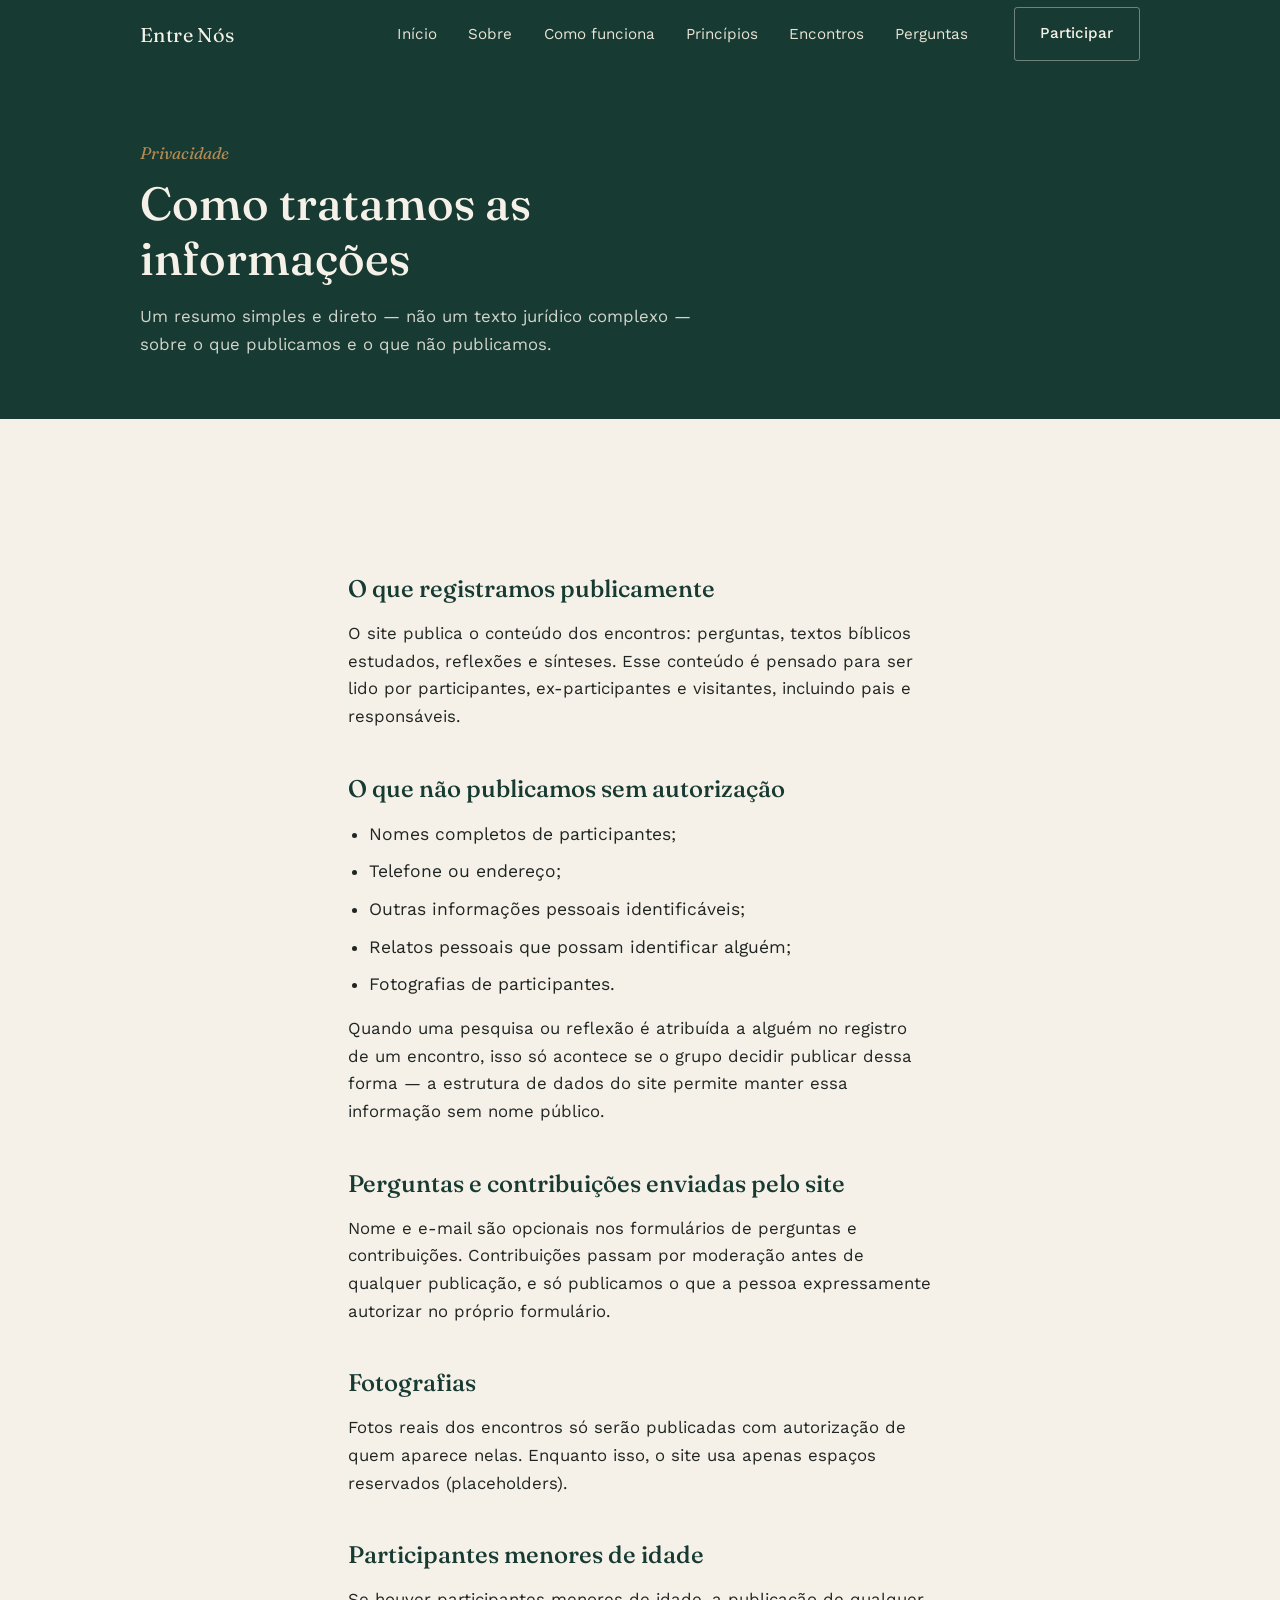
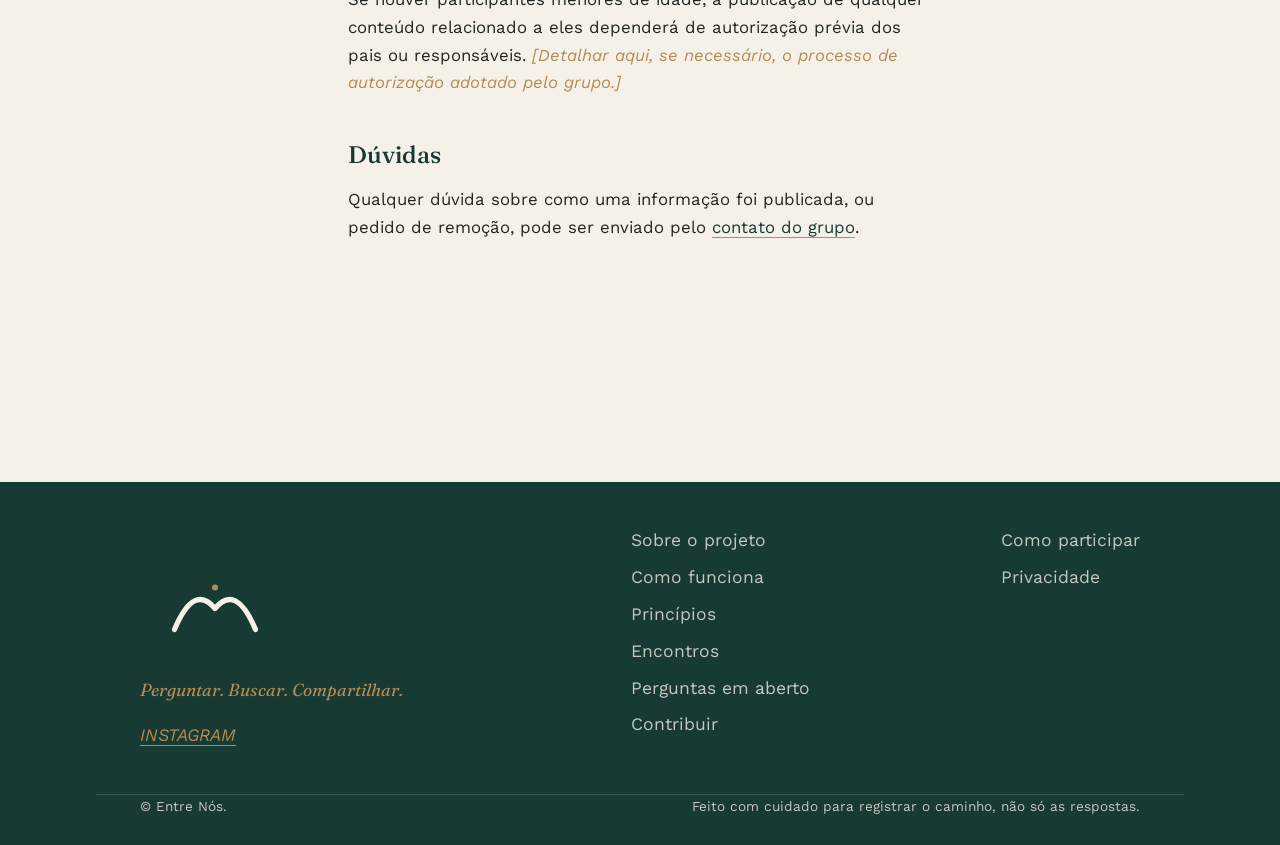
<file: privacidade.html>
<!DOCTYPE html>
<html lang="pt-BR">
<head>
<meta charset="UTF-8">
<meta name="viewport" content="width=device-width, initial-scale=1.0">
<title>Privacidade — Entre Nós</title>
<meta name="description" content="Como o Entre Nós trata dados pessoais e conteúdo enviado por participantes e visitantes.">
<link rel="stylesheet" href="css/style.css">
<link rel="stylesheet" href="css/responsive.css">
</head>
<body data-pagina="privacidade">
<a href="#conteudo" class="skip-link">Pular para o conteúdo</a>
<header class="cabecalho" data-parcial="partials/header.html"></header>

<main id="conteudo">
  <section class="hero-pagina">
    <div class="container">
      <p class="hero-pagina__eyebrow">Privacidade</p>
      <h1>Como tratamos as informações</h1>
      <p class="hero-pagina__texto">Um resumo simples e direto — não um texto jurídico complexo — sobre o que publicamos e o que não publicamos.</p>
    </div>
  </section>

  <section class="secao">
    <div class="container texto-corpo">
      <h2>O que registramos publicamente</h2>
      <p>O site publica o conteúdo dos encontros: perguntas, textos bíblicos estudados, reflexões e sínteses. Esse conteúdo é pensado para ser lido por participantes, ex-participantes e visitantes, incluindo pais e responsáveis.</p>

      <h2>O que não publicamos sem autorização</h2>
      <ul>
        <li>Nomes completos de participantes;</li>
        <li>Telefone ou endereço;</li>
        <li>Outras informações pessoais identificáveis;</li>
        <li>Relatos pessoais que possam identificar alguém;</li>
        <li>Fotografias de participantes.</li>
      </ul>
      <p>Quando uma pesquisa ou reflexão é atribuída a alguém no registro de um encontro, isso só acontece se o grupo decidir publicar dessa forma — a estrutura de dados do site permite manter essa informação sem nome público.</p>

      <h2>Perguntas e contribuições enviadas pelo site</h2>
      <p>Nome e e-mail são opcionais nos formulários de perguntas e contribuições. Contribuições passam por moderação antes de qualquer publicação, e só publicamos o que a pessoa expressamente autorizar no próprio formulário.</p>

      <h2>Fotografias</h2>
      <p>Fotos reais dos encontros só serão publicadas com autorização de quem aparece nelas. Enquanto isso, o site usa apenas espaços reservados (placeholders).</p>

      <h2>Participantes menores de idade</h2>
      <p>Se houver participantes menores de idade, a publicação de qualquer conteúdo relacionado a eles dependerá de autorização prévia dos pais ou responsáveis. <span class="marcador">[Detalhar aqui, se necessário, o processo de autorização adotado pelo grupo.]</span></p>

      <h2>Dúvidas</h2>
      <p>Qualquer dúvida sobre como uma informação foi publicada, ou pedido de remoção, pode ser enviado pelo <a href="participar.html" class="botao--texto">contato do grupo</a>.</p>
    </div>
  </section>
</main>

<footer class="rodape" data-parcial="partials/footer.html"></footer>
<script src="js/main.js"></script>
</body>
</html>
</file>
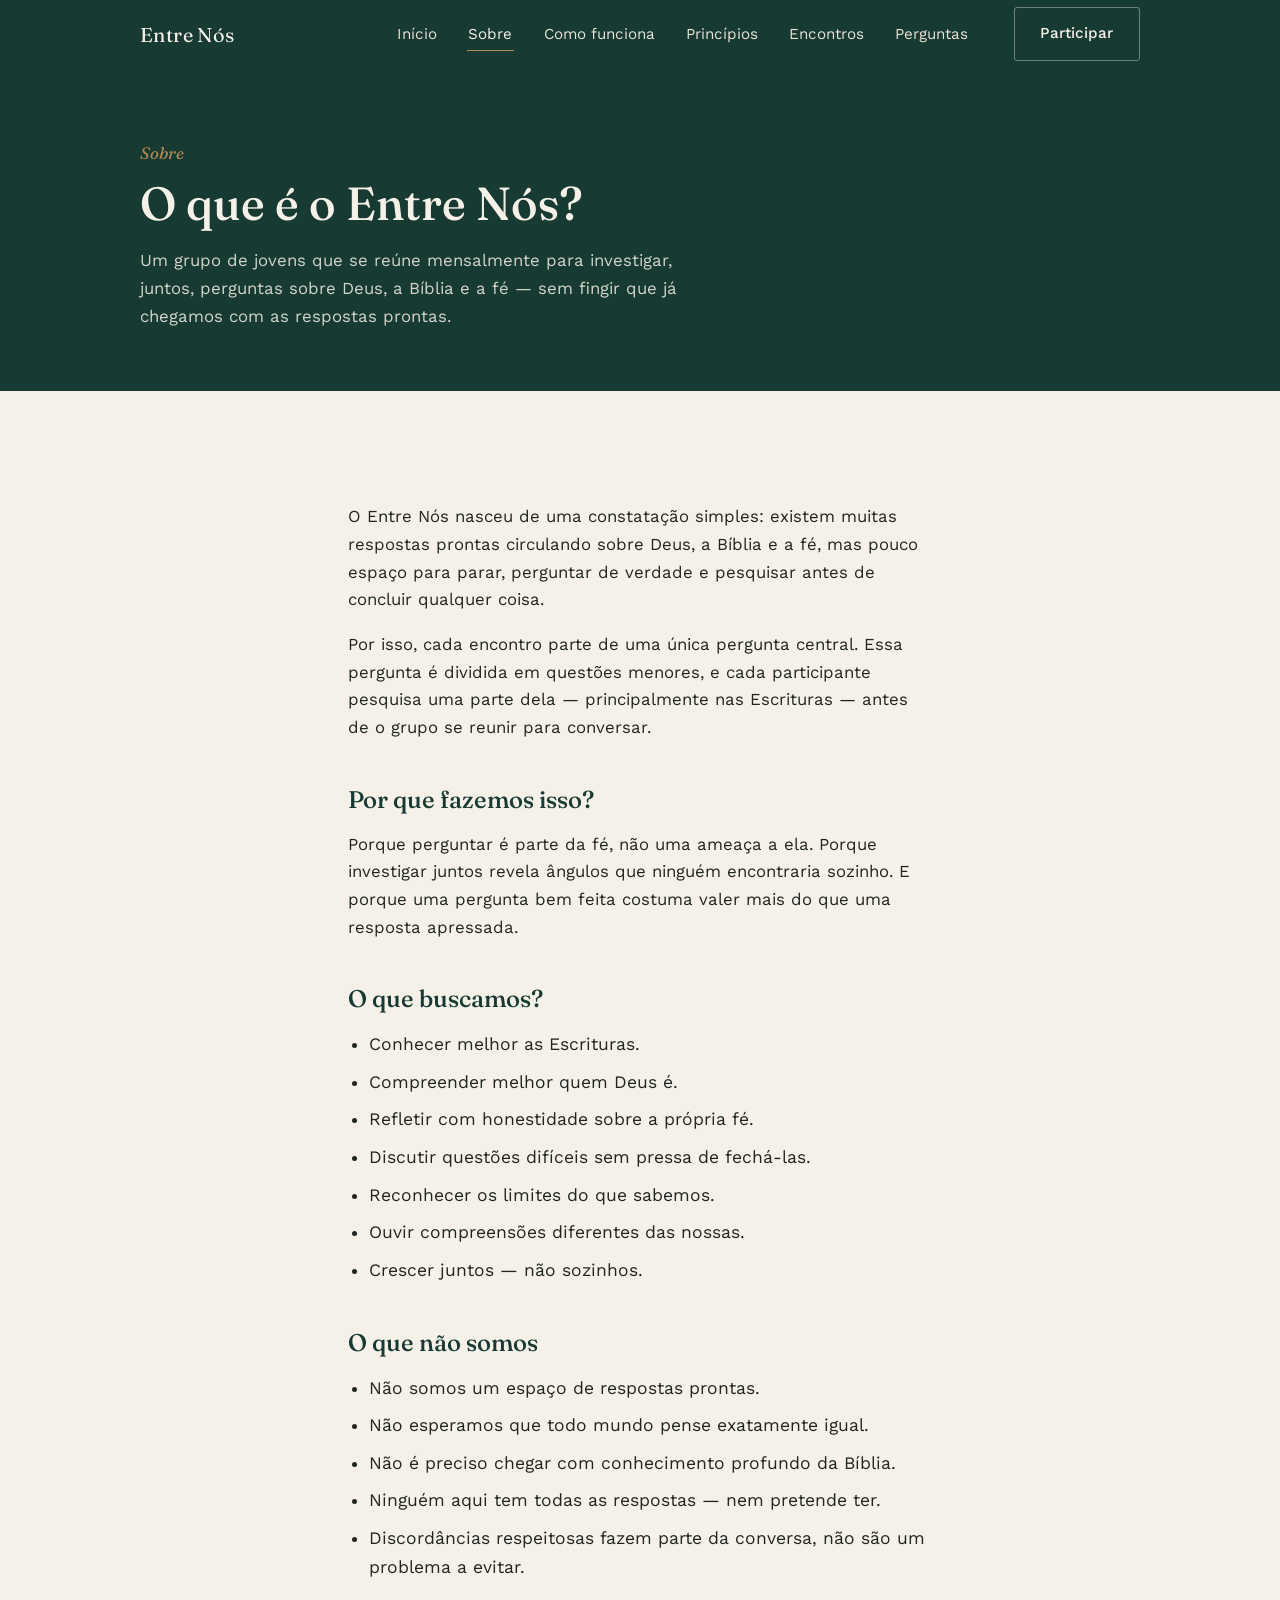
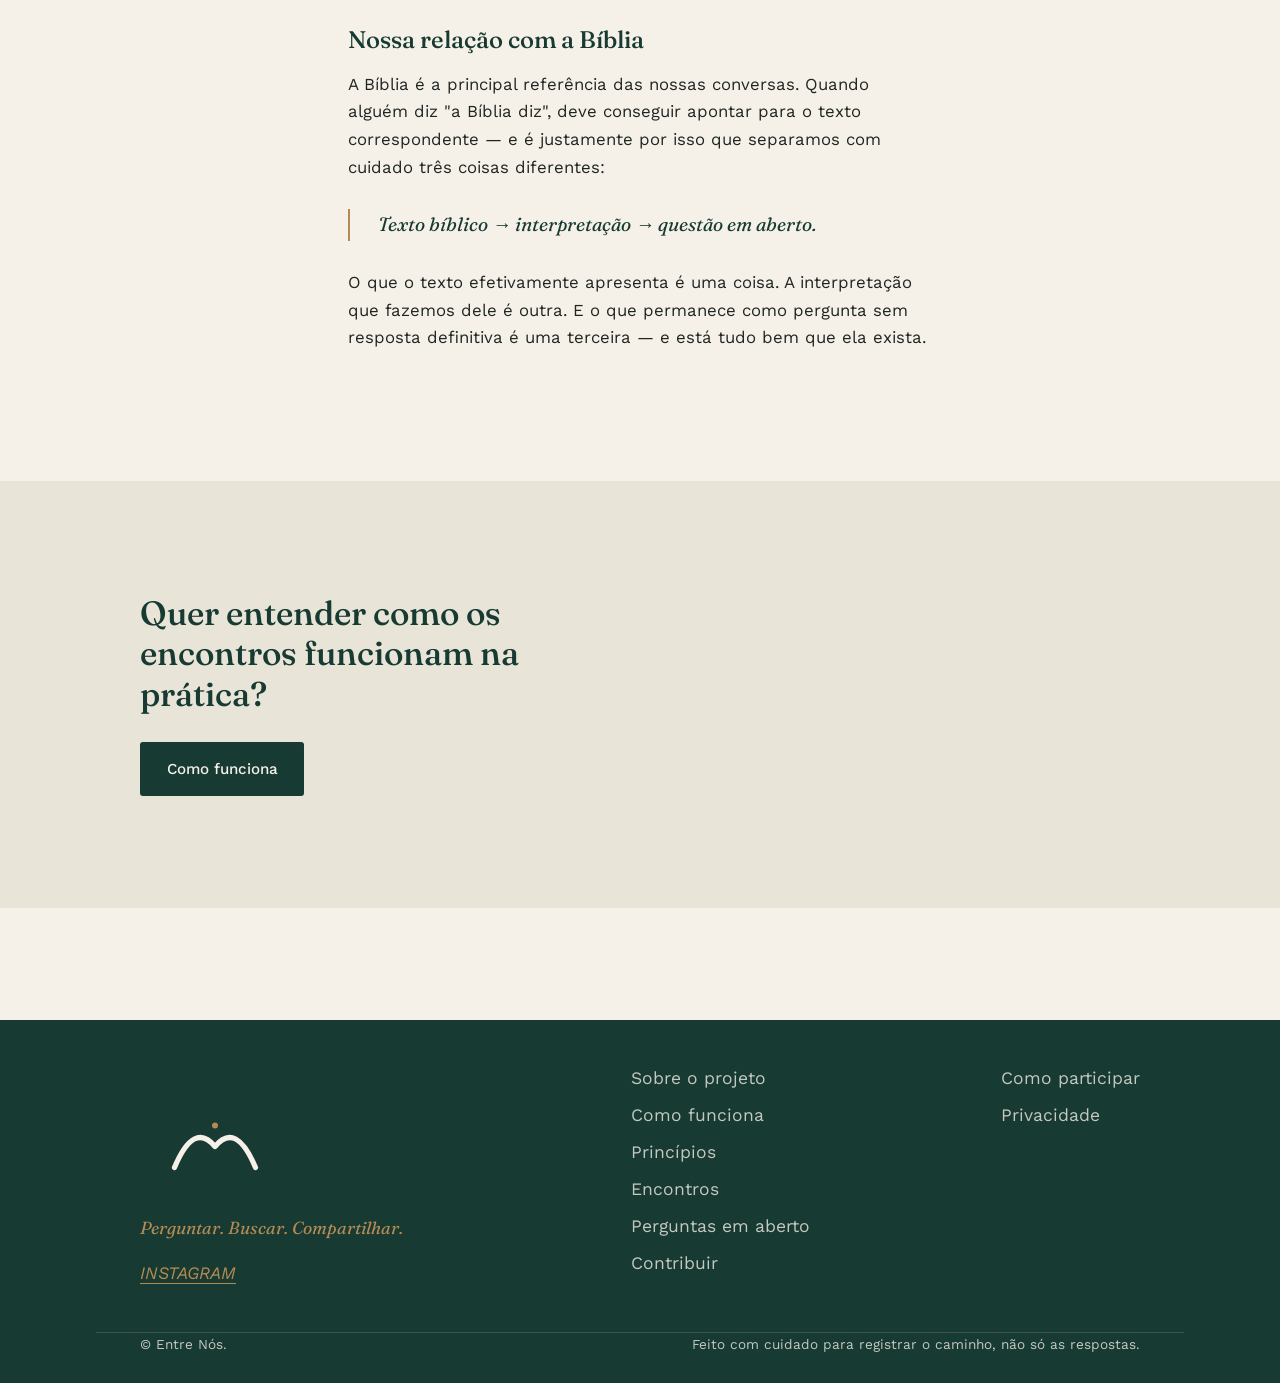
<file: sobre.html>
<!DOCTYPE html>
<html lang="pt-BR">
<head>
<meta charset="UTF-8">
<meta name="viewport" content="width=device-width, initial-scale=1.0">
<title>Sobre — Entre Nós</title>
<meta name="description" content="O que é o Entre Nós, por que ele existe e o que buscamos ao nos reunir para investigar as Escrituras juntos.">
<link rel="stylesheet" href="css/style.css">
<link rel="stylesheet" href="css/responsive.css">
</head>
<body data-pagina="sobre">
<a href="#conteudo" class="skip-link">Pular para o conteúdo</a>
<header class="cabecalho" data-parcial="partials/header.html"></header>

<main id="conteudo">
  <section class="hero-pagina">
    <div class="container">
      <p class="hero-pagina__eyebrow">Sobre</p>
      <h1>O que é o Entre Nós?</h1>
      <p class="hero-pagina__texto">Um grupo de jovens que se reúne mensalmente para investigar, juntos, perguntas sobre Deus, a Bíblia e a fé — sem fingir que já chegamos com as respostas prontas.</p>
    </div>
  </section>

  <section class="secao">
    <div class="container texto-corpo">
      <p>O Entre Nós nasceu de uma constatação simples: existem muitas respostas prontas circulando sobre Deus, a Bíblia e a fé, mas pouco espaço para parar, perguntar de verdade e pesquisar antes de concluir qualquer coisa.</p>
      <p>Por isso, cada encontro parte de uma única pergunta central. Essa pergunta é dividida em questões menores, e cada participante pesquisa uma parte dela — principalmente nas Escrituras — antes de o grupo se reunir para conversar.</p>

      <h2>Por que fazemos isso?</h2>
      <p>Porque perguntar é parte da fé, não uma ameaça a ela. Porque investigar juntos revela ângulos que ninguém encontraria sozinho. E porque uma pergunta bem feita costuma valer mais do que uma resposta apressada.</p>

      <h2>O que buscamos?</h2>
      <ul>
        <li>Conhecer melhor as Escrituras.</li>
        <li>Compreender melhor quem Deus é.</li>
        <li>Refletir com honestidade sobre a própria fé.</li>
        <li>Discutir questões difíceis sem pressa de fechá-las.</li>
        <li>Reconhecer os limites do que sabemos.</li>
        <li>Ouvir compreensões diferentes das nossas.</li>
        <li>Crescer juntos — não sozinhos.</li>
      </ul>

      <h2>O que não somos</h2>
      <ul>
        <li>Não somos um espaço de respostas prontas.</li>
        <li>Não esperamos que todo mundo pense exatamente igual.</li>
        <li>Não é preciso chegar com conhecimento profundo da Bíblia.</li>
        <li>Ninguém aqui tem todas as respostas — nem pretende ter.</li>
        <li>Discordâncias respeitosas fazem parte da conversa, não são um problema a evitar.</li>
      </ul>

      <h2>Nossa relação com a Bíblia</h2>
      <p>A Bíblia é a principal referência das nossas conversas. Quando alguém diz "a Bíblia diz", deve conseguir apontar para o texto correspondente — e é justamente por isso que separamos com cuidado três coisas diferentes:</p>
      <blockquote>Texto bíblico → interpretação → questão em aberto.</blockquote>
      <p>O que o texto efetivamente apresenta é uma coisa. A interpretação que fazemos dele é outra. E o que permanece como pergunta sem resposta definitiva é uma terceira — e está tudo bem que ela exista.</p>
    </div>
  </section>

  <section class="secao secao--areia">
    <div class="container cta-final">
      <h2 class="cta-final__titulo">Quer entender como os encontros funcionam na prática?</h2>
      <a href="como-funciona.html" class="botao botao--primario">Como funciona</a>
    </div>
  </section>
</main>

<footer class="rodape" data-parcial="partials/footer.html"></footer>
<script src="js/main.js"></script>
</body>
</html>
</file>
<file: css/style.css>
/* ==========================================================================
   ENTRE NÓS — style.css
   Tokens + tipografia + layout + componentes.
   Ajustes de responsividade ficam em responsive.css.
   ========================================================================== */

@import url('https://fonts.googleapis.com/css2?family=Fraunces:ital,opsz,wght@0,9..144,400;0,9..144,500;0,9..144,600;1,9..144,400;1,9..144,500&family=Work+Sans:wght@400;500;600&display=swap');

:root {
  /* --- Cor: paleta oficial do projeto --- */
  --verde-floresta: #173A32;
  --verde-musgo: #315C50;
  --creme: #F5F1E8;
  --areia: #E9E4D8;
  --dourado: #B58B55;
  --grafite: #202522;
  --cinza-esverdeado: #626963;
  --branco-quente: #FBFAF6;

  /* --- Tipografia --- */
  --fonte-serifada: 'Fraunces', Georgia, 'Times New Roman', serif;
  --fonte-sans: 'Work Sans', -apple-system, BlinkMacSystemFont, 'Segoe UI', sans-serif;

  /* --- Escala tipográfica (base 1rem = 17px) --- */
  --tamanho-base: 17px;
  --linha-corpo: 1.65;

  /* --- Espaçamento --- */
  --espaco-1: 0.5rem;
  --espaco-2: 1rem;
  --espaco-3: 1.75rem;
  --espaco-4: 2.75rem;
  --espaco-5: 4.5rem;
  --espaco-6: 7rem;

  /* --- Layout --- */
  --largura-conteudo: 68rem;
  --largura-leitura: 42rem;
  --raio-borda: 3px;
  --duracao-transicao: 180ms;
}

/* --- Reset enxuto --- */
*, *::before, *::after { box-sizing: border-box; }
html { scroll-behavior: smooth; scroll-padding-top: 5rem; }
body {
  margin: 0;
  font-family: var(--fonte-sans);
  font-size: var(--tamanho-base);
  line-height: var(--linha-corpo);
  color: var(--grafite);
  background: var(--creme);
  -webkit-font-smoothing: antialiased;
}
img { max-width: 100%; display: block; }
h1, h2, h3, h4 { font-family: var(--fonte-serifada); font-weight: 500; line-height: 1.2; margin: 0; color: var(--verde-floresta); }
p { margin: 0 0 1em; }
a { color: inherit; text-decoration: none; }
ul, ol { margin: 0; padding: 0; }
button { font-family: inherit; cursor: pointer; }

/* --- Foco visível (acessibilidade) --- */
a:focus-visible, button:focus-visible, input:focus-visible, textarea:focus-visible, select:focus-visible {
  outline: 2px solid var(--dourado);
  outline-offset: 3px;
}

/* --- Movimento reduzido --- */
@media (prefers-reduced-motion: reduce) {
  html { scroll-behavior: auto; }
  *, *::before, *::after { animation-duration: 0.01ms !important; transition-duration: 0.01ms !important; }
}

/* --- Skip link --- */
.skip-link {
  position: absolute; left: -999px; top: auto;
  background: var(--verde-floresta); color: var(--creme);
  padding: var(--espaco-2) var(--espaco-3); z-index: 200; border-radius: var(--raio-borda);
}
.skip-link:focus { left: var(--espaco-2); top: var(--espaco-2); }

/* --- Container --- */
.container { max-width: var(--largura-conteudo); margin: 0 auto; padding: 0 var(--espaco-3); }
.container--leitura { max-width: var(--largura-leitura); }

/* ==========================================================================
   Header / Navegação
   ========================================================================== */
.cabecalho {
  background: var(--verde-floresta);
  position: sticky; top: 0; z-index: 100;
}
.cabecalho .container { display: flex; align-items: center; justify-content: space-between; height: 4.25rem; }
.marca {
  font-family: var(--fonte-serifada);
  font-size: 1.25rem;
  letter-spacing: 0.02em;
  color: var(--creme);
}
.nav-principal { display: flex; align-items: center; gap: var(--espaco-4); }
.nav-principal__lista { display: flex; gap: var(--espaco-3); list-style: none; }
.nav-principal__link {
  color: var(--areia);
  font-size: 0.95rem;
  padding: 0.4rem 0.1rem;
  border-bottom: 1px solid transparent;
  transition: color var(--duracao-transicao), border-color var(--duracao-transicao);
}
.nav-principal__link:hover { color: var(--creme); border-color: var(--dourado); }
.nav-principal__link[aria-current="page"] { color: var(--creme); border-color: var(--dourado); }

.botao-menu {
  display: none;
  background: none; border: none; padding: 0.5rem;
  color: var(--creme);
}
.botao-menu__icone { width: 24px; height: 18px; position: relative; display: block; }
.botao-menu__icone span {
  position: absolute; left: 0; right: 0; height: 2px; background: currentColor;
  transition: transform var(--duracao-transicao), opacity var(--duracao-transicao);
}
.botao-menu__icone span:nth-child(1) { top: 0; }
.botao-menu__icone span:nth-child(2) { top: 8px; }
.botao-menu__icone span:nth-child(3) { top: 16px; }
.menu-aberto .botao-menu__icone span:nth-child(1) { transform: translateY(8px) rotate(45deg); }
.menu-aberto .botao-menu__icone span:nth-child(2) { opacity: 0; }
.menu-aberto .botao-menu__icone span:nth-child(3) { transform: translateY(-8px) rotate(-45deg); }

/* ==========================================================================
   Botões
   ========================================================================== */
.botao {
  display: inline-flex; align-items: center; gap: 0.5em;
  font-size: 0.95rem; font-weight: 500;
  padding: 0.85rem 1.6rem;
  border-radius: var(--raio-borda);
  border: 1px solid transparent;
  transition: background var(--duracao-transicao), color var(--duracao-transicao), border-color var(--duracao-transicao);
}
.botao--primario { background: var(--verde-floresta); color: var(--creme); }
.botao--primario:hover { background: var(--verde-musgo); }
.botao--secundario { background: transparent; color: var(--verde-floresta); border-color: var(--verde-floresta); }
.botao--secundario:hover { background: var(--verde-floresta); color: var(--creme); }
.botao--sobre-escuro { background: transparent; color: var(--creme); border-color: rgba(245,241,232,0.4); }
.botao--sobre-escuro:hover { background: rgba(245,241,232,0.12); border-color: var(--creme); }
.botao--texto { color: var(--verde-floresta); border-bottom: 1px solid var(--dourado); padding: 0; border-radius: 0; }
.botao--texto:hover { color: var(--verde-musgo); }
.botao--acento { background: var(--dourado); color: var(--verde-floresta); }
.botao--acento:hover { background: #a17847; }

/* ==========================================================================
   Hero
   ========================================================================== */
.hero {
  background: var(--verde-floresta);
  color: var(--branco-quente);
  padding: var(--espaco-6) 0 var(--espaco-5);
}
.hero .container { max-width: 46rem; }
.hero__marca {
  font-family: var(--fonte-serifada);
  font-size: clamp(2.6rem, 6vw, 4.4rem);
  color: var(--creme);
  margin-bottom: var(--espaco-2);
  opacity: 0;
  animation: subir 700ms ease-out forwards;
}
.hero__subtitulo {
  font-family: var(--fonte-serifada);
  font-style: italic;
  font-size: clamp(1.15rem, 2.4vw, 1.5rem);
  color: var(--dourado);
  margin-bottom: var(--espaco-3);
  opacity: 0;
  animation: subir 700ms ease-out 120ms forwards;
}
.hero__texto {
  font-size: 1.15rem;
  color: rgba(245,241,232,0.86);
  max-width: 38rem;
  margin-bottom: var(--espaco-4);
  opacity: 0;
  animation: subir 700ms ease-out 220ms forwards;
}
.hero__acoes { display: flex; gap: var(--espaco-2); flex-wrap: wrap; opacity: 0; animation: subir 700ms ease-out 320ms forwards; }

@keyframes subir {
  from { opacity: 0; transform: translateY(14px); }
  to { opacity: 1; transform: translateY(0); }
}

/* Hero reduzido, usado nas páginas internas */
.hero-pagina { background: var(--verde-floresta); color: var(--creme); padding: var(--espaco-5) 0 var(--espaco-4); }
.hero-pagina__eyebrow { font-family: var(--fonte-serifada); font-style: italic; color: var(--dourado); font-size: 1.05rem; margin-bottom: var(--espaco-1); }
.hero-pagina h1 { color: var(--creme); font-size: clamp(2rem, 4.5vw, 2.9rem); max-width: 34rem; }
.hero-pagina__texto { max-width: 36rem; color: rgba(245,241,232,0.85); margin-top: var(--espaco-2); font-size: 1.05rem; }

/* ==========================================================================
   Seções gerais
   ========================================================================== */
.secao { padding: var(--espaco-5) 0; }
.secao--areia { background: var(--areia); }
.secao__titulo { font-size: clamp(1.6rem, 3vw, 2.2rem); max-width: 34rem; }
.secao__introducao { max-width: var(--largura-leitura); color: var(--cinza-esverdeado); font-size: 1.05rem; margin-top: var(--espaco-2); }
.secao__cabecalho { margin-bottom: var(--espaco-4); }
.secao__cabecalho--linha { display: flex; align-items: flex-end; justify-content: space-between; gap: var(--espaco-3); flex-wrap: wrap; }

.texto-corpo { max-width: var(--largura-leitura); }
.texto-corpo p { color: var(--grafite); font-size: 1.05rem; }
.texto-corpo h2 { font-size: 1.5rem; margin-top: var(--espaco-4); margin-bottom: var(--espaco-2); }
.texto-corpo h3 { font-size: 1.2rem; margin-top: var(--espaco-3); margin-bottom: var(--espaco-1); }
.texto-corpo ul { margin: var(--espaco-2) 0; padding-left: 1.2em; color: var(--grafite); }
.texto-corpo li { margin-bottom: 0.5em; }
.texto-corpo blockquote {
  margin: var(--espaco-3) 0; padding-left: var(--espaco-3);
  border-left: 2px solid var(--dourado);
  font-family: var(--fonte-serifada); font-style: italic; font-size: 1.2rem; color: var(--verde-floresta);
}

/* ==========================================================================
   "Como funciona" — sequência vertical (numerada porque é, de fato, uma sequência)
   ========================================================================== */
.sequencia { position: relative; max-width: 38rem; }
.sequencia__item {
  position: relative;
  display: grid;
  grid-template-columns: 3rem 1fr;
  gap: var(--espaco-3);
  padding-bottom: var(--espaco-4);
}
.sequencia__item:last-child { padding-bottom: 0; }
.sequencia__item::before {
  content: '';
  position: absolute;
  left: 1.45rem; top: 2.4rem; bottom: -1.2rem;
  width: 1px;
  background: var(--areia);
}
.sequencia__item:last-child::before { display: none; }
.sequencia__numero {
  font-family: var(--fonte-serifada);
  color: var(--dourado);
  font-size: 1.1rem;
  line-height: 2.9rem;
  text-align: center;
}
.sequencia__titulo { font-size: 1.15rem; margin-bottom: 0.3em; }
.sequencia__texto { color: var(--cinza-esverdeado); margin: 0; }

/* ==========================================================================
   Cards de encontro
   ========================================================================== */
.grade-encontros { display: grid; grid-template-columns: repeat(auto-fill, minmax(17rem, 1fr)); gap: var(--espaco-3); }

.cartao-encontro {
  background: var(--branco-quente);
  border: 1px solid var(--areia);
  border-radius: var(--raio-borda);
  padding: var(--espaco-3);
  display: flex; flex-direction: column;
  transition: border-color var(--duracao-transicao);
}
.cartao-encontro:hover { border-color: var(--dourado); }
.cartao-encontro__numero { font-size: 0.8rem; letter-spacing: 0.04em; color: var(--cinza-esverdeado); margin-bottom: var(--espaco-1); }
.cartao-encontro__titulo { font-size: 1.35rem; margin-bottom: 0.4em; }
.cartao-encontro__data { font-size: 0.9rem; color: var(--dourado); margin-bottom: var(--espaco-2); }
.cartao-encontro__resumo { color: var(--cinza-esverdeado); font-size: 0.95rem; flex-grow: 1; margin-bottom: var(--espaco-2); }
.cartao-encontro__rodape { display: flex; align-items: center; justify-content: space-between; }

.selo {
  display: inline-block;
  font-size: 0.78rem;
  padding: 0.2rem 0.6rem;
  border-radius: 999px;
  border: 1px solid var(--verde-musgo);
  color: var(--verde-musgo);
}
.selo--aberto { border-color: var(--dourado); color: var(--dourado); }
.selo--realizado { border-color: var(--cinza-esverdeado); color: var(--cinza-esverdeado); }

/* ==========================================================================
   Próximo encontro (destaque)
   ========================================================================== */
.destaque-proximo {
  background: var(--verde-floresta);
  color: var(--creme);
  border-radius: var(--raio-borda);
  padding: var(--espaco-4);
  display: grid;
  gap: var(--espaco-2);
}
.destaque-proximo__rotulo { font-family: var(--fonte-serifada); font-style: italic; color: var(--dourado); }
.destaque-proximo__pergunta { font-size: clamp(1.6rem, 3vw, 2.1rem); color: var(--creme); }
.destaque-proximo__data { color: rgba(245,241,232,0.8); }
.destaque-proximo__acao { margin-top: var(--espaco-2); }

/* ==========================================================================
   Perguntas abertas
   ========================================================================== */
.lista-perguntas { display: flex; flex-direction: column; gap: var(--espaco-2); }
.item-pergunta {
  background: var(--branco-quente);
  border-left: 2px solid var(--dourado);
  padding: var(--espaco-2) var(--espaco-3);
  border-radius: 0 var(--raio-borda) var(--raio-borda) 0;
}
.item-pergunta__texto { font-family: var(--fonte-serifada); font-style: italic; font-size: 1.15rem; color: var(--verde-floresta); margin-bottom: 0.4em; }
.item-pergunta__meta { font-size: 0.85rem; color: var(--cinza-esverdeado); }

/* ==========================================================================
   CTA final
   ========================================================================== */
.cta-final { text-align: left; }
.cta-final__titulo { font-size: clamp(1.6rem, 3vw, 2.1rem); max-width: 30rem; margin-bottom: var(--espaco-3); }

/* ==========================================================================
   Acordeão (FAQ — página Participar)
   ========================================================================== */
.acordeao { border-top: 1px solid var(--areia); }
.acordeao__item { border-bottom: 1px solid var(--areia); }
.acordeao__pergunta {
  width: 100%; background: none; border: none; text-align: left;
  display: flex; align-items: center; justify-content: space-between; gap: var(--espaco-2);
  padding: var(--espaco-2) 0;
  font-family: var(--fonte-serifada); font-size: 1.15rem; color: var(--verde-floresta);
}
.acordeao__sinal { flex-shrink: 0; font-size: 1.4rem; color: var(--dourado); transition: transform var(--duracao-transicao); line-height: 1; }
.acordeao__item[data-aberto="true"] .acordeao__sinal { transform: rotate(45deg); }
.acordeao__resposta { max-height: 0; overflow: hidden; transition: max-height 260ms ease; }
.acordeao__resposta p { color: var(--cinza-esverdeado); padding-bottom: var(--espaco-2); max-width: var(--largura-leitura); }

/* ==========================================================================
   Formulários
   ========================================================================== */
.formulario { max-width: var(--largura-leitura); display: grid; gap: var(--espaco-2); }
.campo { display: grid; gap: 0.4rem; }
.campo label { font-size: 0.9rem; color: var(--verde-floresta); font-weight: 500; }
.campo__ajuda { font-size: 0.82rem; color: var(--cinza-esverdeado); }
.campo input, .campo textarea {
  font-family: inherit; font-size: 1rem;
  padding: 0.75rem 0.9rem;
  border: 1px solid var(--areia);
  border-radius: var(--raio-borda);
  background: var(--branco-quente);
  color: var(--grafite);
}
.campo input:focus, .campo textarea:focus { border-color: var(--dourado); }
.campo--check { display: flex; flex-direction: row; align-items: flex-start; gap: 0.6rem; }
.campo--check input { width: 1.1rem; height: 1.1rem; margin-top: 0.2rem; flex-shrink: 0; }
.campo--check label { font-weight: 400; color: var(--grafite); font-size: 0.92rem; }

.aviso-moderacao {
  background: var(--areia); border-radius: var(--raio-borda);
  padding: var(--espaco-2) var(--espaco-3); font-size: 0.9rem; color: var(--cinza-esverdeado);
  margin-bottom: var(--espaco-3); max-width: var(--largura-leitura);
}
.mensagem-envio { display: none; margin-top: var(--espaco-2); padding: var(--espaco-2) var(--espaco-3); border-radius: var(--raio-borda); background: var(--verde-floresta); color: var(--creme); max-width: var(--largura-leitura); }
.mensagem-envio.visivel { display: block; }

/* ==========================================================================
   Notas de placeholder / dados de exemplo
   ========================================================================== */
.aviso-exemplo {
  display: inline-flex; align-items: center; gap: 0.5em;
  font-size: 0.78rem; letter-spacing: 0.02em; color: var(--dourado);
  border: 1px dashed var(--dourado); border-radius: 999px;
  padding: 0.25rem 0.75rem; margin-bottom: var(--espaco-2);
}
.marcador { color: var(--dourado); font-style: italic; }

/* ==========================================================================
   Página de encontro individual
   ========================================================================== */
.encontro-cabecalho__numero { font-size: 0.9rem; letter-spacing: 0.03em; color: var(--dourado); margin-bottom: var(--espaco-1); }
.encontro-cabecalho__data { color: rgba(245,241,232,0.75); margin-top: var(--espaco-1); }

.bloco-pergunta-central {
  background: var(--branco-quente);
  border: 1px solid var(--areia);
  border-radius: var(--raio-borda);
  padding: var(--espaco-3);
  margin: var(--espaco-4) 0;
}
.bloco-pergunta-central__rotulo { font-size: 0.85rem; color: var(--cinza-esverdeado); margin-bottom: 0.4em; }
.bloco-pergunta-central__texto { font-family: var(--fonte-serifada); font-size: 1.5rem; color: var(--verde-floresta); }

.subpergunta {
  border-top: 1px solid var(--areia);
  padding: var(--espaco-3) 0;
}
.subpergunta:last-child { border-bottom: 1px solid var(--areia); }
.subpergunta__titulo { font-size: 1.25rem; margin-bottom: var(--espaco-2); }
.subpergunta__campo { margin-bottom: var(--espaco-2); }
.subpergunta__rotulo { font-size: 0.82rem; text-transform: none; letter-spacing: 0.01em; color: var(--dourado); margin-bottom: 0.3em; font-weight: 500; }
.subpergunta__conteudo { color: var(--grafite); }
.subpergunta__conteudo p { margin-bottom: 0.5em; }

.lista-textos-biblicos { list-style: none; display: flex; flex-direction: column; gap: var(--espaco-2); }
.lista-textos-biblicos li { padding: var(--espaco-2); background: var(--branco-quente); border-radius: var(--raio-borda); border: 1px solid var(--areia); }
.lista-textos-biblicos strong { color: var(--verde-floresta); font-family: var(--fonte-serifada); }
.lista-textos-biblicos span { display: block; color: var(--cinza-esverdeado); font-size: 0.92rem; margin-top: 0.2em; }

.encontros-relacionados { display: flex; flex-wrap: wrap; gap: var(--espaco-2); }
.encontros-relacionados a {
  padding: 0.6rem 1rem; border: 1px solid var(--areia); border-radius: var(--raio-borda);
  font-size: 0.92rem; transition: border-color var(--duracao-transicao);
}
.encontros-relacionados a:hover { border-color: var(--dourado); }

/* --- Contribuições --- */
.lista-contribuicoes { display: flex; flex-direction: column; gap: var(--espaco-2); margin-bottom: var(--espaco-4); }
.contribuicao { padding: var(--espaco-2) var(--espaco-3); background: var(--branco-quente); border-radius: var(--raio-borda); border: 1px solid var(--areia); }
.contribuicao__autor { font-weight: 500; color: var(--verde-floresta); font-size: 0.92rem; }
.contribuicao__texto { color: var(--grafite); margin-top: 0.3em; }
.estado-vazio { color: var(--cinza-esverdeado); font-style: italic; }

/* ==========================================================================
   Rodapé
   ========================================================================== */
.rodape { background: var(--verde-floresta); color: rgba(245,241,232,0.78); padding: var(--espaco-4) 0 var(--espaco-3); margin-top: var(--espaco-6); }
.rodape .container { display: flex; justify-content: space-between; flex-wrap: wrap; gap: var(--espaco-3); }
.rodape__marca { font-family: var(--fonte-serifada); color: var(--creme); font-size: 1.15rem; margin-bottom: var(--espaco-1); }
.rodape__lema { font-style: italic; color: var(--dourado); font-family: var(--fonte-serifada); margin-bottom: var(--espaco-2); }
.rodape__nav { display: flex; flex-direction: column; gap: 0.5rem; }
.rodape__nav a:hover { color: var(--creme); }
.rodape__base { margin-top: var(--espaco-4); padding-top: var(--espaco-3); border-top: 1px solid rgba(245,241,232,0.15); font-size: 0.85rem; display: flex; justify-content: space-between; flex-wrap: wrap; gap: var(--espaco-2); }
.rodape__base a:hover { color: var(--creme); }

/* --- Estado de carregamento --- */
.carregando { color: var(--cinza-esverdeado); font-style: italic; padding: var(--espaco-3) 0; }
.erro-dados { color: var(--dourado); padding: var(--espaco-3) 0; }

/* --- Utilitário visualmente oculto (mantém acessível a leitores de tela) --- */
.apenas-leitor-tela {
  position: absolute; width: 1px; height: 1px; padding: 0; margin: -1px;
  overflow: hidden; clip: rect(0,0,0,0); white-space: nowrap; border: 0;
}
</file>
<file: css/responsive.css>
/* ==========================================================================
   ENTRE NÓS — responsive.css
   Mobile é o padrão em style.css; aqui ajustamos para telas maiores
   e ligamos o menu hambúrguer nas telas pequenas.
   ========================================================================== */

/* --- Menu mobile (até 719px) --- */
@media (max-width: 719px) {
  .botao-menu { display: block; }

  .nav-principal {
    position: fixed;
    top: 4.25rem; left: 0; right: 0; bottom: 0;
    background: var(--verde-floresta);
    flex-direction: column;
    align-items: stretch;
    padding: var(--espaco-3);
    transform: translateX(100%);
    transition: transform 220ms ease;
    overflow-y: auto;
  }
  .menu-aberto .nav-principal { transform: translateX(0); }
  .nav-principal__lista { flex-direction: column; gap: 0; }
  .nav-principal__link {
    display: block; padding: 1rem 0.2rem; font-size: 1.1rem;
    border-bottom: 1px solid rgba(245,241,232,0.12);
  }
  .nav-principal__acao { margin-top: var(--espaco-3); }

  .rodape .container { flex-direction: column; }
}

/* --- Tablet e acima (720px+) --- */
@media (min-width: 720px) {
  :root { --tamanho-base: 17.5px; }

  .secao { padding: var(--espaco-6) 0; }

  .hero { padding: 8rem 0 var(--espaco-6); }

  .sequencia { max-width: none; }

  .destaque-proximo { grid-template-columns: 1fr auto; align-items: end; padding: var(--espaco-5); }
  .destaque-proximo__acao { margin-top: 0; }

  .grade-encontros { grid-template-columns: repeat(auto-fill, minmax(19rem, 1fr)); }
}

/* --- Desktop (960px+) --- */
@media (min-width: 960px) {
  .secao__cabecalho--linha { align-items: center; }

  .subpergunta { display: grid; grid-template-columns: 16rem 1fr; gap: var(--espaco-4); }
  .subpergunta__titulo { grid-column: 1 / -1; }
}

/* --- Telas largas --- */
@media (min-width: 1200px) {
  .container { padding: 0 var(--espaco-4); }
}

/* --- Impressão (registro dos encontros pode ser salvo em PDF por alguém) --- */
@media print {
  .cabecalho, .rodape, .botao-menu, .nav-principal, .formulario, form { display: none !important; }
  body { background: #fff; color: #000; }
}
</file>
